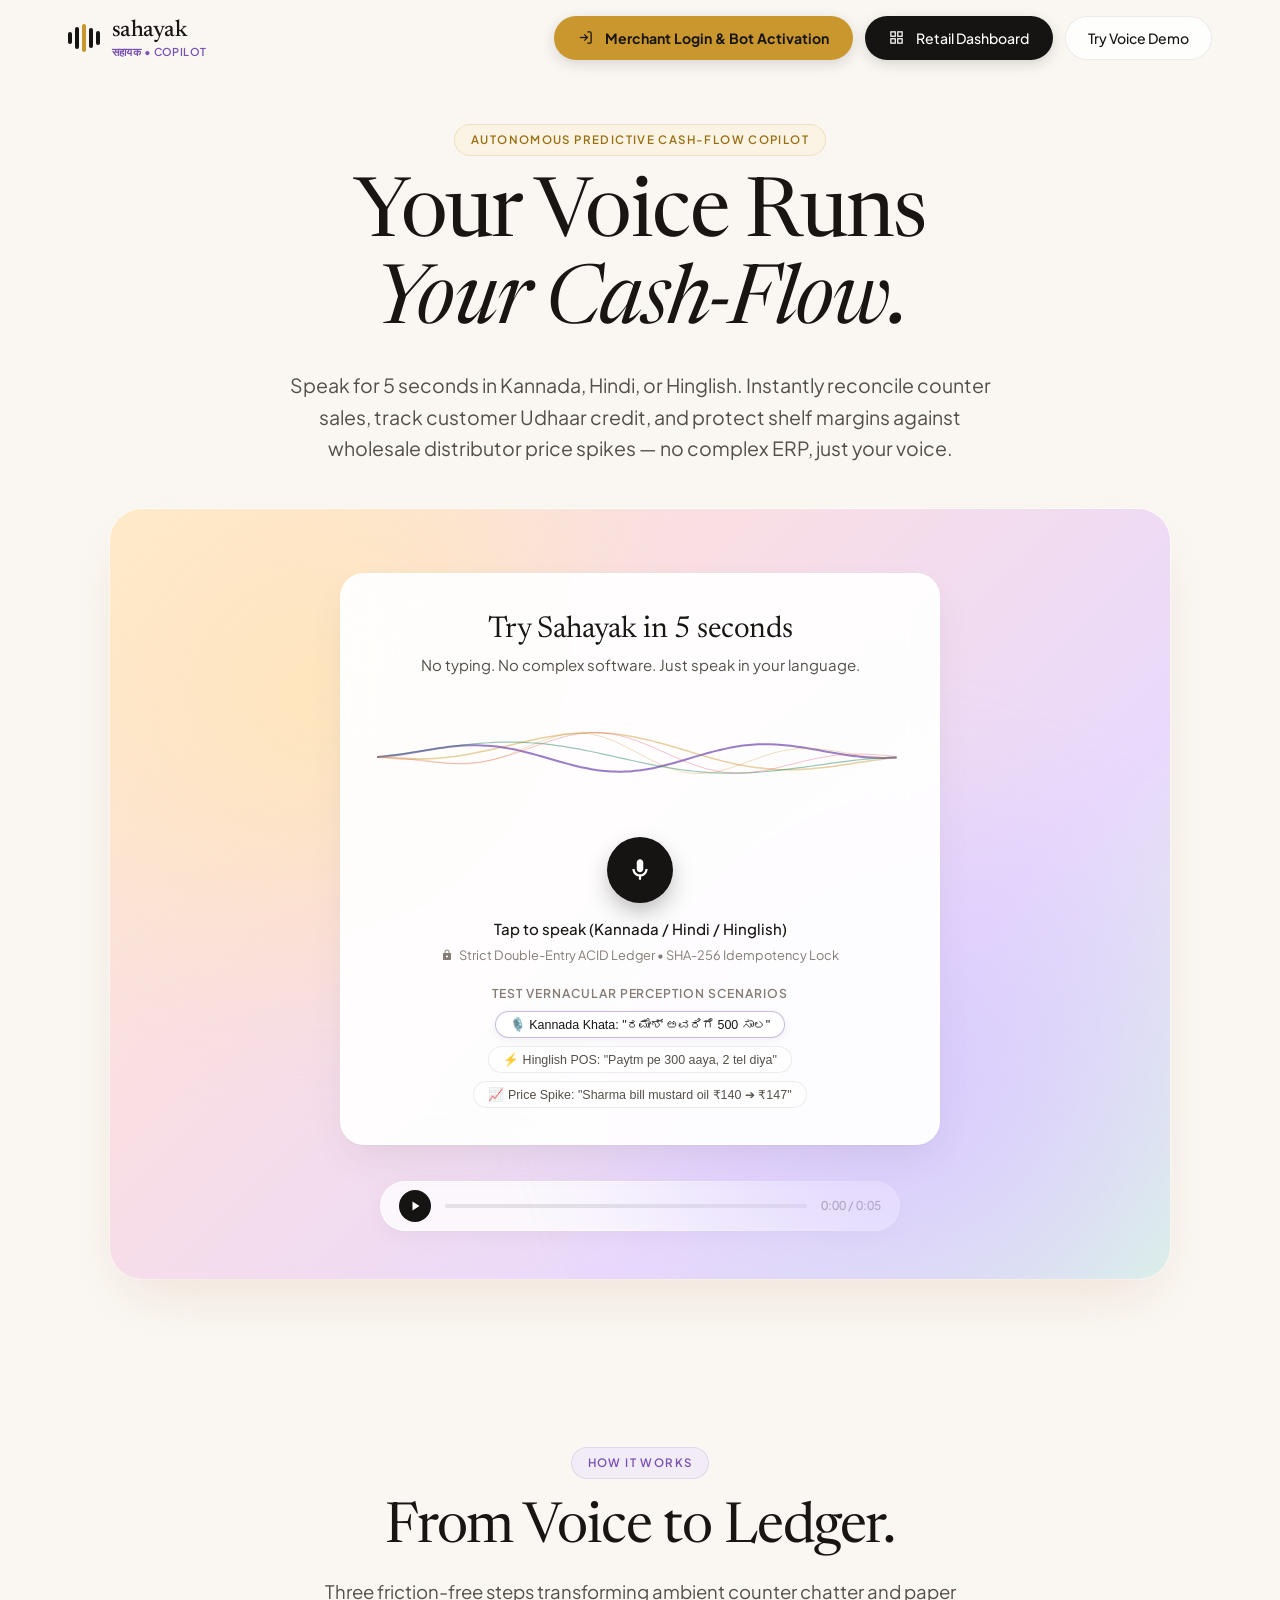
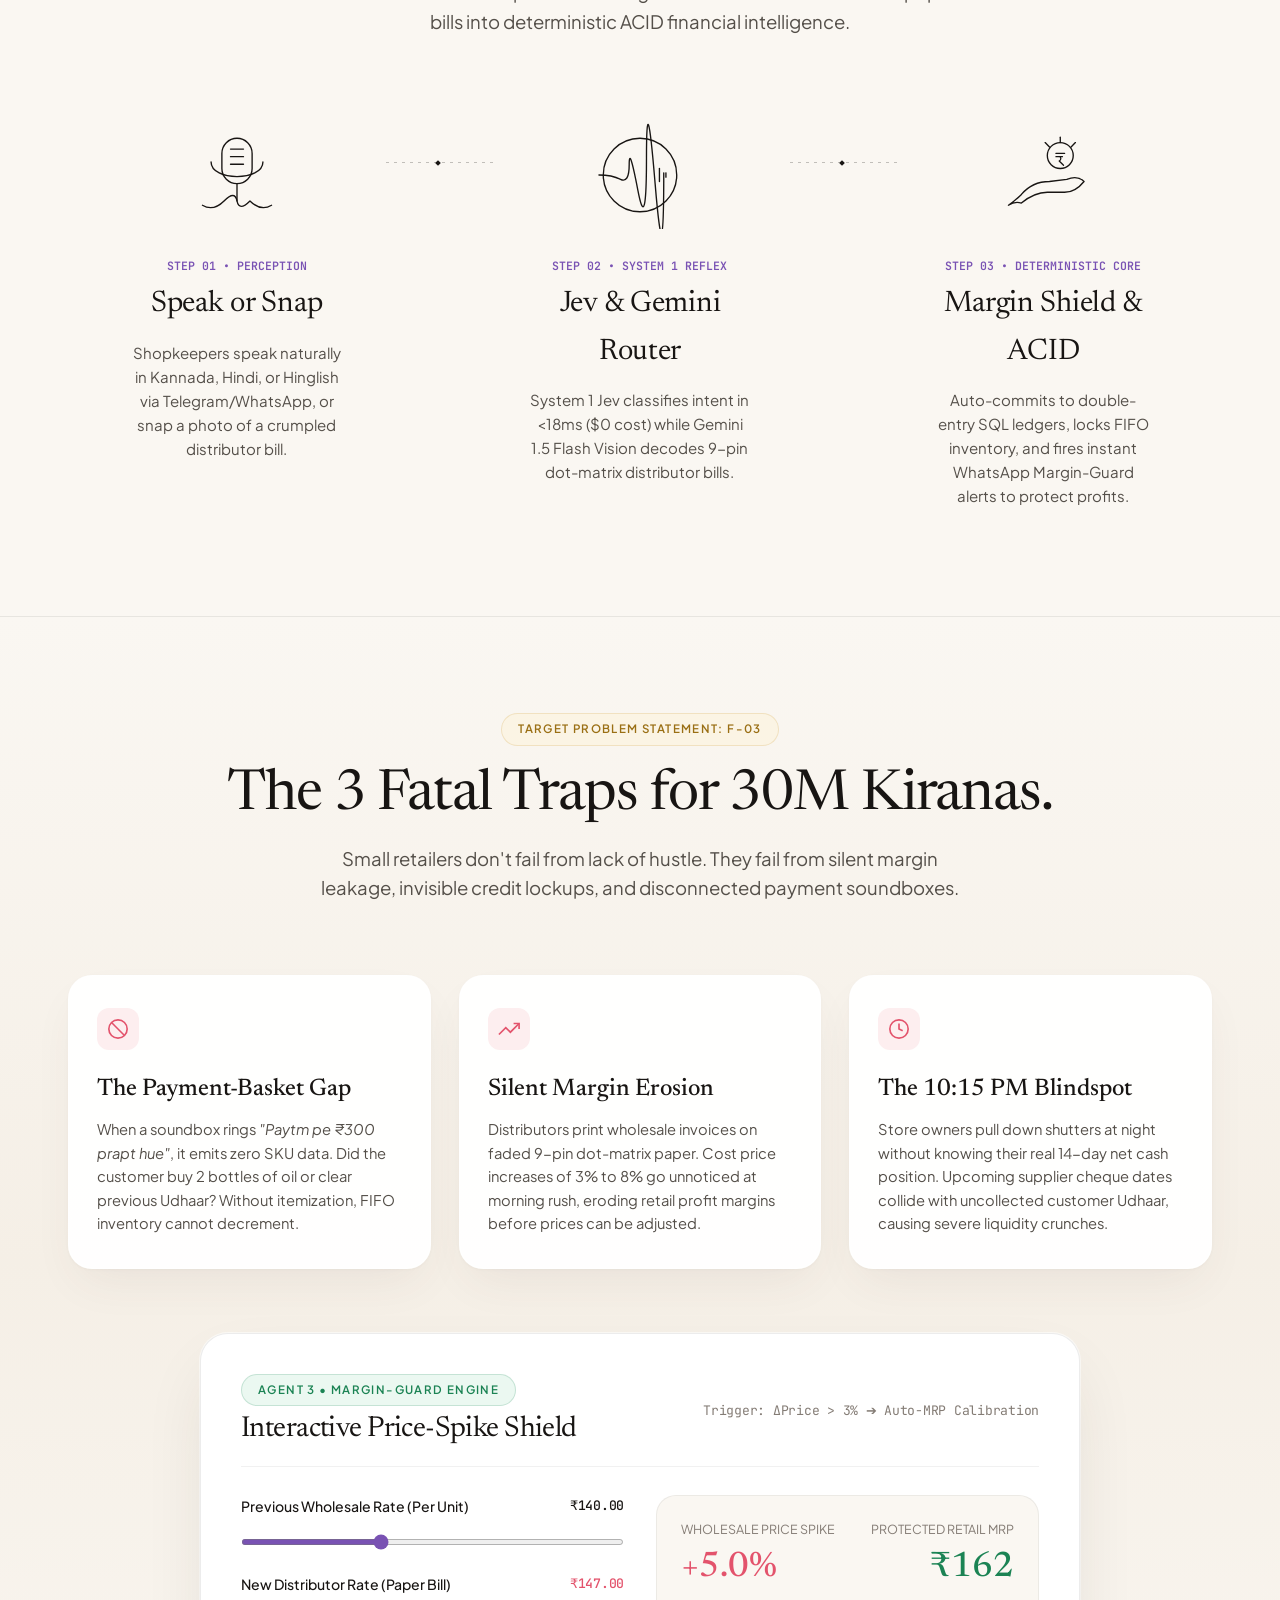
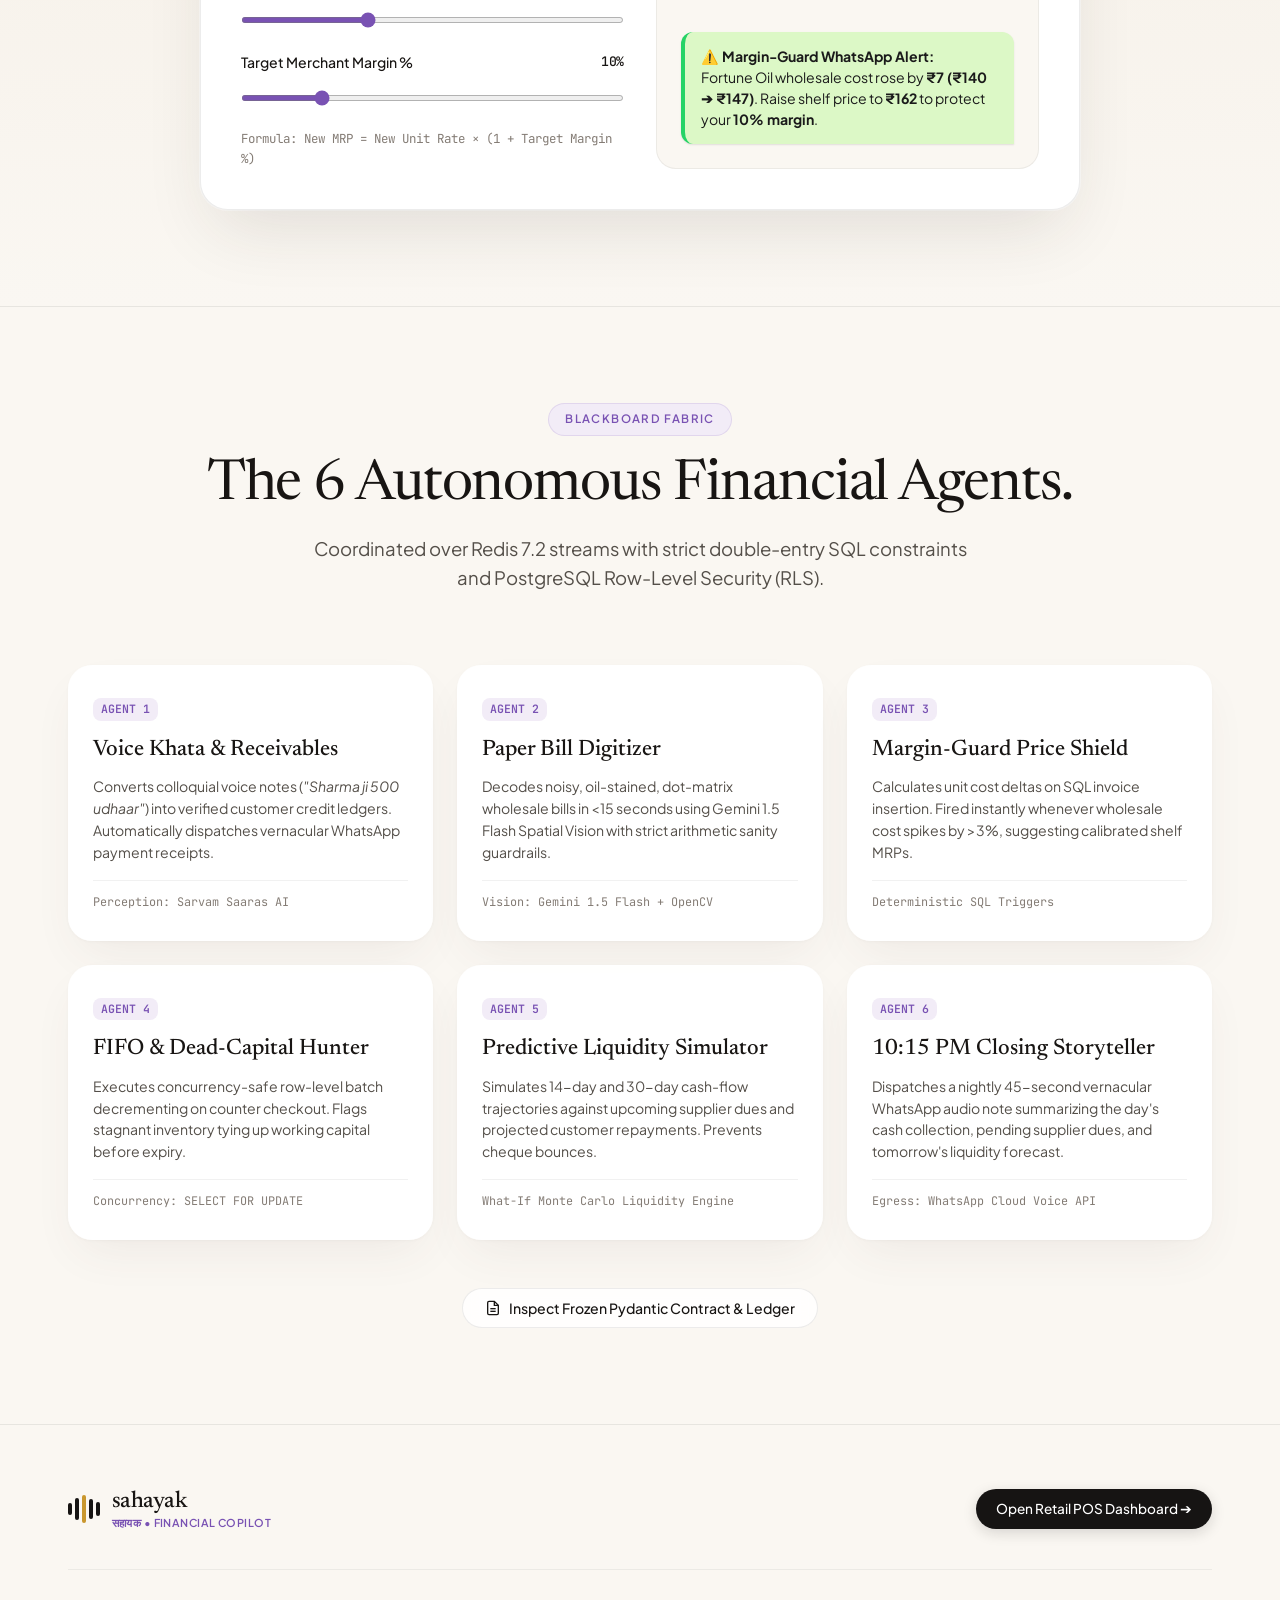
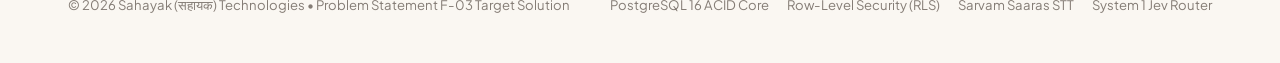
<file: frontend/index.html>
<!DOCTYPE html>
<html lang="en">
<head>
  <meta charset="UTF-8">
  <meta name="viewport" content="width=device-width, initial-scale=1.0">
  <title>Sahayak (सहायक) — Autonomous Predictive Cash-Flow Copilot for 30 Million Indian Retailers</title>
  <meta name="description" content="Autonomous Predictive Cash-Flow & Operational Copilot for 30 Million Indian Retailers. Problem Statement F-03: Voice Khata, Margin-Guard Price Shield, and Real-Time ACID Cash-Flow Intelligence.">
  <link rel="icon" href="data:image/svg+xml,<svg xmlns='http://www.w3.org/2000/svg' viewBox='0 0 24 24'><rect x='2' y='8' width='3' height='8' rx='1.5' fill='%23C9972E'/><rect x='7' y='4' width='3' height='16' rx='1.5' fill='%23181513'/><rect x='12' y='2' width='3' height='20' rx='1.5' fill='%23C9972E'/><rect x='17' y='6' width='3' height='12' rx='1.5' fill='%23181513'/><rect x='22' y='9' width='3' height='6' rx='1.5' fill='%231B8354'/></svg>">
  
  <!-- Design System & Styles -->
  <link rel="stylesheet" href="css/design-system.css">
  <link rel="stylesheet" href="css/style.css">

  <!-- Supabase OAuth Callback Auto-Forwarder -->
  <script>
    if (window.location.hash && (window.location.hash.includes('access_token=') || window.location.hash.includes('error='))) {
      window.location.replace('/login.html' + window.location.hash);
    } else if (window.location.search && (window.location.search.includes('code=') || window.location.search.includes('error='))) {
      window.location.replace('/login.html' + window.location.search);
    }
  </script>
</head>
<body>

  <!-- Sticky Main Site Header -->
  <header class="site-header">
    <div class="container header-inner">
      <!-- Brand Waveform Logo Mark -->
      <a href="#" class="brand-logo-wrap" aria-label="Sahayak Home">
        <div class="brand-waveform-icon" aria-hidden="true">
          <span class="waveform-bar"></span>
          <span class="waveform-bar"></span>
          <span class="waveform-bar"></span>
          <span class="waveform-bar"></span>
          <span class="waveform-bar"></span>
        </div>
        <div class="brand-title-box">
          <span class="brand-name">sahayak</span>
          <span class="brand-subtext">सहायक • COPILOT</span>
        </div>
      </a>


      <!-- Action Buttons -->
      <div class="header-actions">
        <a href="login.html" class="btn-pill-dark" id="navLoginBtn" style="background: var(--color-accent-gold); color: #181513; border: none; font-weight: 700;">
          <svg width="15" height="15" viewBox="0 0 24 24" fill="none" stroke="currentColor" stroke-width="2" style="margin-right: 4px; vertical-align: -2px;">
            <path d="M15 3h4a2 2 0 0 1 2 2v14a2 2 0 0 1-2 2h-4"></path>
            <polyline points="10 17 15 12 10 7"></polyline>
            <line x1="15" y1="12" x2="3" y2="12"></line>
          </svg>
          Merchant Login & Bot Activation
        </a>
        <a href="dashboard.html" class="btn-pill-dark" id="navDashboardBtn">
          <svg width="15" height="15" viewBox="0 0 24 24" fill="none" stroke="currentColor" stroke-width="2" style="margin-right: 4px; vertical-align: -2px;">
            <rect x="3" y="3" width="7" height="7"></rect>
            <rect x="14" y="3" width="7" height="7"></rect>
            <rect x="14" y="14" width="7" height="7"></rect>
            <rect x="3" y="14" width="7" height="7"></rect>
          </svg>
          Retail Dashboard
        </a>
        <a href="#demoCard" class="btn-pill-light">Try Voice Demo</a>
      </div>
    </div>
  </header>

  <main>
    <!-- ====================================================================
         HERO SECTION (Matching Screenshot 1 Layout with Financial Curation)
         ==================================================================== -->
    <section class="hero-section" id="hero">
      <div class="container">
        
        <div class="hero-pill-badge-wrap">
          <span class="badge-pill badge-pill-gold">AUTONOMOUS PREDICTIVE CASH-FLOW COPILOT</span>
        </div>

        <div class="hero-text-wrap">
          <h1 class="hero-title serif-headline">
            Your Voice Runs<br>
            <span class="serif-accent">Your Cash-Flow.</span>
          </h1>
          <p class="hero-description">
            Speak for 5 seconds in Kannada, Hindi, or Hinglish. Instantly reconcile counter sales, track customer Udhaar credit, and protect shelf margins against wholesale distributor price spikes — no complex ERP, just your voice.
          </p>
        </div>

        <!-- Ethereal Aurora Mesh Container (Warm Gold, Rose, Lilac & Mint) -->
        <div class="aurora-container-wrap">
          <div class="aurora-backdrop">
            
            <!-- Floating Frosted White Card -->
            <div class="floating-veya-card" id="demoCard">
              <h2 class="card-title serif-headline">Try Sahayak in 5 seconds</h2>
              <p class="card-subtitle">No typing. No complex software. Just speak in your language.</p>

              <!-- Dynamic Multi-Layer Sine Wave Canvas (Financial Harmonics) -->
              <div class="waveform-canvas-wrap">
                <canvas id="waveformCanvas" width="540" height="120"></canvas>
              </div>

              <!-- Center Interactive Microphone Button -->
              <div class="mic-button-wrap">
                <button type="button" id="mainMicBtn" class="mic-btn-main" aria-label="Tap to speak in vernacular language">
                  <svg viewBox="0 0 24 24">
                    <path d="M12 14c1.66 0 3-1.34 3-3V5c0-1.66-1.34-3-3-3S9 3.34 9 5v6c0 1.66 1.34 3 3 3z"/>
                    <path d="M17 11c0 2.76-2.24 5-5 5s-5-2.24-5-5H5c0 3.53 2.61 6.43 6 6.92V21h2v-3.08c3.39-.49 6-3.39 6-6.92h-2z"/>
                  </svg>
                </button>
                <div id="micLabelAction" class="mic-label-action">Tap to speak (Kannada / Hindi / Hinglish)</div>
                <div class="mic-security-note">
                  <svg viewBox="0 0 24 24">
                    <path d="M18 8h-1V6c0-2.76-2.24-5-5-5S7 3.24 7 6v2H6c-1.1 0-2 .9-2 2v10c0 1.1.9 2 2 2h12c1.1 0 2-.9 2-2V10c0-1.1-.9-2-2-2zm-6 9c-1.1 0-2-.9-2-2s.9-2 2-2 2 .9 2 2-.9 2-2 2zm3.1-9H8.9V6c0-1.71 1.39-3.1 3.1-3.1 1.71 0 3.1 1.39 3.1 3.1v2z"/>
                  </svg>
                  <span>Strict Double-Entry ACID Ledger • SHA-256 Idempotency Lock</span>
                </div>
              </div>

              <!-- Retail Vernacular Voice Note Presets -->
              <div class="sample-selector-wrap" id="voice-khata">
                <div class="sample-selector-label">Test Vernacular Perception Scenarios</div>
                <div class="sample-selector-bar">
                  <button type="button" class="sample-pill-btn active" data-profile="kannada_khata">
                    🎙️ Kannada Khata: "ರಮೇಶ್ ಅವರಿಗೆ 500 ಸಾಲ"
                  </button>
                  <button type="button" class="sample-pill-btn" data-profile="hinglish_pos">
                    ⚡ Hinglish POS: "Paytm pe 300 aaya, 2 tel diya"
                  </button>
                  <button type="button" class="sample-pill-btn" data-profile="distributor_spike">
                    📈 Price Spike: "Sharma bill mustard oil ₹140 ➔ ₹147"
                  </button>
                </div>
              </div>

            </div>

            <!-- Sleek Bottom Audio Player Scrubber Bar -->
            <div class="bottom-player-bar" aria-label="Audio sample playback">
              <button type="button" id="playerPlayBtn" class="player-play-btn" aria-label="Play sample audio note">
                <svg viewBox="0 0 24 24">
                  <polygon points="5,3 19,12 5,21"></polygon>
                </svg>
              </button>
              <div class="player-track-wrap" title="Click to seek">
                <div id="playerProgressFill" class="player-progress-fill"></div>
              </div>
              <div id="playerTimeBadge" class="player-time-badge">0:00 / 0:05</div>
            </div>

          </div>
        </div>

      </div>
    </section>

    <!-- ====================================================================
         HOW IT WORKS SECTION (Matching Screenshot 2 Layout with Financial Content)
         ==================================================================== -->
    <section class="how-it-works-section" id="how-it-works">
      <div class="container">
        <!-- Section Badge -->
        <div class="section-badge-wrap">
          <span class="badge-pill">HOW IT WORKS</span>
        </div>

        <!-- Headline & Subtitle -->
        <h2 class="section-title serif-headline">From Voice to Ledger.</h2>
        <p class="section-subtitle">
          Three friction-free steps transforming ambient counter chatter and paper bills into deterministic ACID financial intelligence.
        </p>

        <!-- 3-Step Horizontal Timeline Grid with Custom Financial Line-Art SVGs -->
        <div class="steps-timeline-grid">
          
          <!-- Step 1: Perception -->
          <article class="step-card">
            <div class="step-icon-container" aria-hidden="true">
              <!-- Minimalist Line Art Microphone with Bill Photo Outline -->
              <svg viewBox="0 0 100 100">
                <!-- Outer mic capsule -->
                <rect x="36" y="16" width="28" height="42" rx="14" />
                <!-- Grille lines -->
                <line x1="44" y1="26" x2="56" y2="26" />
                <line x1="44" y1="33" x2="56" y2="33" />
                <line x1="44" y1="40" x2="56" y2="40" />
                <!-- Cradle arc -->
                <path d="M26 38 C 26 56, 74 56, 74 38" />
                <!-- Stand stem -->
                <line x1="50" y1="58" x2="50" y2="74" />
                <!-- Ambient counter voice sound loop -->
                <path d="M18 78 Q 28 84 38 74 T 50 74 T 62 74 Q 72 84 82 78" />
              </svg>
            </div>
            <span class="step-badge">STEP 01 • PERCEPTION</span>
            <h3 class="step-title">Speak or Snap</h3>
            <p class="step-description">
              Shopkeepers speak naturally in Kannada, Hindi, or Hinglish via Telegram/WhatsApp, or snap a photo of a crumpled distributor bill.
            </p>
          </article>

          <!-- Connector 1 -->
          <div class="step-connector" aria-hidden="true">
            <div class="connector-line"></div>
          </div>

          <!-- Step 2: System 1 Reflex -->
          <article class="step-card">
            <div class="step-icon-container" aria-hidden="true">
              <!-- Minimalist Line Art Circular Waveform Signature with Router Nodes -->
              <svg viewBox="0 0 100 100">
                <circle cx="50" cy="50" r="34" />
                <!-- Intent frequency wave -->
                <path d="M12 50 Q 24 50 32 54 T 40 40 T 48 64 T 56 34 T 64 58 T 72 48" />
                <!-- Sub-LLM <18ms classifier ticks -->
                <line x1="68" y1="44" x2="68" y2="56" />
                <line x1="74" y1="48" x2="74" y2="52" />
              </svg>
            </div>
            <span class="step-badge">STEP 02 • SYSTEM 1 REFLEX</span>
            <h3 class="step-title">Jev & Gemini Router</h3>
            <p class="step-description">
              System 1 Jev classifies intent in &lt;18ms ($0 cost) while Gemini 1.5 Flash Vision decodes 9-pin dot-matrix distributor bills.
            </p>
          </article>

          <!-- Connector 2 -->
          <div class="step-connector" aria-hidden="true">
            <div class="connector-line"></div>
          </div>

          <!-- Step 3: Margin Shield & Ledger Action -->
          <article class="step-card">
            <div class="step-icon-container" aria-hidden="true">
              <!-- Minimalist Line Art Hand Cradling Rupee Shield -->
              <svg viewBox="0 0 100 100">
                <!-- Radiant security rays -->
                <line x1="66" y1="20" x2="66" y2="15" />
                <line x1="56" y1="24" x2="52" y2="20" />
                <line x1="76" y1="24" x2="80" y2="20" />
                <!-- Rupee check shield -->
                <circle cx="66" cy="32" r="12" />
                <!-- Rupee symbol check -->
                <path d="M62 30 H 70 M 62 33 H 68 M 65 33 C 67 33 67 36 65 37 L 69 41" stroke-width="1.2" />
                <!-- Elegant hand cradle -->
                <path d="M18 78 Q 24 74 30 76 Q 42 66 54 66 L 70 66 Q 80 66 88 56 Q 82 50 72 54 L 56 56 Q 40 56 30 68 Q 24 74 18 78" />
              </svg>
            </div>
            <span class="step-badge">STEP 03 • DETERMINISTIC CORE</span>
            <h3 class="step-title">Margin Shield & ACID</h3>
            <p class="step-description">
              Auto-commits to double-entry SQL ledgers, locks FIFO inventory, and fires instant WhatsApp Margin-Guard alerts to protect profits.
            </p>
          </article>

        </div>
      </div>
    </section>

    <!-- ====================================================================
         PROBLEM STATEMENT F-03 & INTERACTIVE MARGIN-GUARD SIMULATOR
         ==================================================================== -->
    <section class="problem-solution-section" id="problem">
      <div class="container">
        
        <div style="text-align: center;">
          <div class="section-badge-wrap">
            <span class="badge-pill badge-pill-gold">TARGET PROBLEM STATEMENT: F-03</span>
          </div>
          <h2 class="section-title serif-headline">The 3 Fatal Traps for 30M Kiranas.</h2>
          <p class="section-subtitle">
            Small retailers don't fail from lack of hustle. They fail from silent margin leakage, invisible credit lockups, and disconnected payment soundboxes.
          </p>
        </div>

        <!-- 3 Problem Cards -->
        <div class="problem-cards-grid">
          
          <div class="problem-card">
            <div class="problem-card-icon">
              <svg viewBox="0 0 24 24">
                <circle cx="12" cy="12" r="10"></circle>
                <line x1="4.93" y1="4.93" x2="19.07" y2="19.07"></line>
              </svg>
            </div>
            <h3 class="problem-card-title">The Payment-Basket Gap</h3>
            <p class="problem-card-desc">
              When a soundbox rings <em>"Paytm pe ₹300 prapt hue"</em>, it emits zero SKU data. Did the customer buy 2 bottles of oil or clear previous Udhaar? Without itemization, FIFO inventory cannot decrement.
            </p>
          </div>

          <div class="problem-card">
            <div class="problem-card-icon">
              <svg viewBox="0 0 24 24">
                <polyline points="23 6 13.5 15.5 8.5 10.5 1 18"></polyline>
                <polyline points="17 6 23 6 23 12"></polyline>
              </svg>
            </div>
            <h3 class="problem-card-title">Silent Margin Erosion</h3>
            <p class="problem-card-desc">
              Distributors print wholesale invoices on faded 9-pin dot-matrix paper. Cost price increases of 3% to 8% go unnoticed at morning rush, eroding retail profit margins before prices can be adjusted.
            </p>
          </div>

          <div class="problem-card">
            <div class="problem-card-icon">
              <svg viewBox="0 0 24 24">
                <circle cx="12" cy="12" r="10"></circle>
                <polyline points="12 6 12 12 16 14"></polyline>
              </svg>
            </div>
            <h3 class="problem-card-title">The 10:15 PM Blindspot</h3>
            <p class="problem-card-desc">
              Store owners pull down shutters at night without knowing their real 14-day net cash position. Upcoming supplier cheque dates collide with uncollected customer Udhaar, causing severe liquidity crunches.
            </p>
          </div>

        </div>

        <!-- Interactive Margin-Guard Simulator -->
        <div class="margin-simulator-card" id="margin-guard">
          <div class="sim-header">
            <div>
              <span class="badge-pill badge-pill-emerald">AGENT 3 • MARGIN-GUARD ENGINE</span>
              <h3 class="serif-headline" style="font-size: 1.8rem; margin-top: 8px;">Interactive Price-Spike Shield</h3>
            </div>
            <div class="mono-tag" style="color: var(--color-text-muted);">
              Trigger: ΔPrice &gt; 3% ➔ Auto-MRP Calibration
            </div>
          </div>

          <div class="sim-controls-grid">
            <!-- Controls -->
            <div>
              <div class="slider-group">
                <div class="slider-label-row">
                  <span>Previous Wholesale Rate (Per Unit)</span>
                  <span id="valOldPrice" class="mono-tag">₹140.00</span>
                </div>
                <input type="range" id="simOldPrice" class="custom-range" min="50" max="300" step="1" value="140">
              </div>

              <div class="slider-group">
                <div class="slider-label-row">
                  <span>New Distributor Rate (Paper Bill)</span>
                  <span id="valNewPrice" class="mono-tag" style="color: #E3536C;">₹147.00</span>
                </div>
                <input type="range" id="simNewPrice" class="custom-range" min="50" max="350" step="1" value="147">
              </div>

              <div class="slider-group">
                <div class="slider-label-row">
                  <span>Target Merchant Margin %</span>
                  <span id="valTargetMargin" class="mono-tag">10%</span>
                </div>
                <input type="range" id="simTargetMargin" class="custom-range" min="5" max="30" step="1" value="10">
              </div>

              <div style="font-size: 0.78rem; color: var(--color-text-muted); font-family: var(--font-mono); margin-top: 14px;">
                Formula: New MRP = New Unit Rate × (1 + Target Margin %)
              </div>
            </div>

            <!-- Output Box with WhatsApp Preview -->
            <div class="sim-output-box">
              <div style="display: flex; justify-content: space-between; align-items: baseline; margin-bottom: 16px;">
                <div>
                  <div style="font-size: 0.78rem; color: var(--color-text-muted); text-transform: uppercase;">Wholesale Price Spike</div>
                  <div id="outDeltaPct" style="font-family: var(--font-serif); font-size: 2.2rem; font-weight: 500; color: #E3536C;">+5.0%</div>
                </div>
                <div style="text-align: right;">
                  <div style="font-size: 0.78rem; color: var(--color-text-muted); text-transform: uppercase;">Protected Retail MRP</div>
                  <div id="outNewMrp" style="font-family: var(--font-serif); font-size: 2.2rem; font-weight: 500; color: #1B8354;">₹162</div>
                </div>
              </div>

              <!-- WhatsApp Outbound Alert Bubble -->
              <div class="whatsapp-mock-bubble" id="simWhatsappAlert">
                <strong>⚠️ Margin-Guard WhatsApp Alert:</strong><br>
                Fortune Oil wholesale cost rose by <strong>₹7 (₹140 ➔ ₹147)</strong>. Raise shelf price to <strong>₹162</strong> to protect your <strong>10% margin</strong>.
              </div>
            </div>
          </div>
        </div>

      </div>
    </section>

    <!-- ====================================================================
         THE 6 AUTONOMOUS AGENTS ARCHITECTURE MATRIX
         ==================================================================== -->
    <section class="agents-section" id="agents">
      <div class="container">
        
        <div style="text-align: center;">
          <div class="section-badge-wrap">
            <span class="badge-pill">BLACKBOARD FABRIC</span>
          </div>
          <h2 class="section-title serif-headline">The 6 Autonomous Financial Agents.</h2>
          <p class="section-subtitle">
            Coordinated over Redis 7.2 streams with strict double-entry SQL constraints and PostgreSQL Row-Level Security (RLS).
          </p>
        </div>

        <div class="agents-grid">
          
          <div class="agent-card">
            <div>
              <span class="agent-number">AGENT 1</span>
              <h3 class="agent-title">Voice Khata & Receivables</h3>
              <p class="agent-desc">
                Converts colloquial voice notes (<em>"Sharma ji 500 udhaar"</em>) into verified customer credit ledgers. Automatically dispatches vernacular WhatsApp payment receipts.
              </p>
            </div>
            <div class="agent-footer">Perception: Sarvam Saaras AI</div>
          </div>

          <div class="agent-card">
            <div>
              <span class="agent-number">AGENT 2</span>
              <h3 class="agent-title">Paper Bill Digitizer</h3>
              <p class="agent-desc">
                Decodes noisy, oil-stained, dot-matrix wholesale bills in &lt;15 seconds using Gemini 1.5 Flash Spatial Vision with strict arithmetic sanity guardrails.
              </p>
            </div>
            <div class="agent-footer">Vision: Gemini 1.5 Flash + OpenCV</div>
          </div>

          <div class="agent-card">
            <div>
              <span class="agent-number">AGENT 3</span>
              <h3 class="agent-title">Margin-Guard Price Shield</h3>
              <p class="agent-desc">
                Calculates unit cost deltas on SQL invoice insertion. Fired instantly whenever wholesale cost spikes by &gt;3%, suggesting calibrated shelf MRPs.
              </p>
            </div>
            <div class="agent-footer">Deterministic SQL Triggers</div>
          </div>

          <div class="agent-card">
            <div>
              <span class="agent-number">AGENT 4</span>
              <h3 class="agent-title">FIFO & Dead-Capital Hunter</h3>
              <p class="agent-desc">
                Executes concurrency-safe row-level batch decrementing on counter checkout. Flags stagnant inventory tying up working capital before expiry.
              </p>
            </div>
            <div class="agent-footer">Concurrency: SELECT FOR UPDATE</div>
          </div>

          <div class="agent-card">
            <div>
              <span class="agent-number">AGENT 5</span>
              <h3 class="agent-title">Predictive Liquidity Simulator</h3>
              <p class="agent-desc">
                Simulates 14-day and 30-day cash-flow trajectories against upcoming supplier dues and projected customer repayments. Prevents cheque bounces.
              </p>
            </div>
            <div class="agent-footer">What-If Monte Carlo Liquidity Engine</div>
          </div>

          <div class="agent-card">
            <div>
              <span class="agent-number">AGENT 6</span>
              <h3 class="agent-title">10:15 PM Closing Storyteller</h3>
              <p class="agent-desc">
                Dispatches a nightly 45-second vernacular WhatsApp audio note summarizing the day's cash collection, pending supplier dues, and tomorrow's liquidity forecast.
              </p>
            </div>
            <div class="agent-footer">Egress: WhatsApp Cloud Voice API</div>
          </div>

        </div>

        <div style="text-align: center; margin-top: 48px;">
          <button type="button" id="previewContractBtn" class="btn-pill-light">
            <svg width="16" height="16" viewBox="0 0 24 24" fill="none" stroke="currentColor" stroke-width="2">
              <path d="M14 2H6a2 2 0 0 0-2 2v16a2 2 0 0 0 2 2h12a2 2 0 0 0 2-2V8z"></path>
              <polyline points="14 2 14 8 20 8"></polyline>
              <line x1="16" y1="13" x2="8" y2="13"></line>
              <line x1="16" y1="17" x2="8" y2="17"></line>
            </svg>
            <span>Inspect Frozen Pydantic Contract & Ledger</span>
          </button>
        </div>

      </div>
    </section>
  </main>

  <!-- ====================================================================
       REAL-TIME CONTRACT & LEDGER INSPECTOR MODAL
       ==================================================================== -->
  <div class="modal-backdrop" id="diagnosticModal" role="dialog" aria-modal="true" aria-labelledby="modalIntent">
    <div class="diagnostic-modal-card">
      <button type="button" id="modalCloseBtn" class="modal-close-btn" aria-label="Close modal">
        <svg width="18" height="18" viewBox="0 0 24 24" fill="none" stroke="currentColor" stroke-width="2">
          <line x1="18" y1="6" x2="6" y2="18"></line>
          <line x1="6" y1="6" x2="18" y2="18"></line>
        </svg>
      </button>

      <div class="modal-header">
        <span class="badge-pill">SYSTEM 1 JEV ROUTER & ACID CORE</span>
        <h2 id="modalIntent" class="serif-headline" style="font-size: 2rem; margin-top: 10px;">VOICE_KHATA</h2>
        <div id="modalTimestamp" class="mono-tag" style="color: var(--color-text-muted); font-size: 0.75rem; margin-top: 4px;">
          Processed in 12.4ms • SHA-256 Idempotency Lock OK • Session RLS Active
        </div>
      </div>

      <!-- Raw Voice Perception Box -->
      <div style="background: #FAF7F2; border-radius: 16px; padding: 16px 20px; margin-bottom: 20px; border: 1px solid rgba(24, 21, 19, 0.06);">
        <div style="font-size: 0.75rem; color: var(--color-text-muted); text-transform: uppercase; letter-spacing: 0.05em;">Vernacular Acoustic Input</div>
        <div id="modalRawSpeech" style="font-family: var(--font-serif); font-size: 1.35rem; color: var(--color-text-title); margin-top: 4px;">
          "ರಮೇಶ್ ಅವರಿಗೆ 500 ರೂಪಾಯಿ ಸಾಲ"
        </div>
        <div id="modalNormalizedText" style="font-size: 0.85rem; color: var(--color-accent-purple); font-weight: 500; margin-top: 4px;">
          Normalized: Ramesh credit rupees 500 (kn-IN)
        </div>
      </div>

      <!-- Execution Score Box -->
      <div class="score-hero-box" style="margin-bottom: 20px;">
        <div>
          <div style="font-size: 0.8rem; color: var(--color-text-muted); text-transform: uppercase;">Transaction Amount</div>
          <div id="modalMonetaryValue" class="score-number" style="font-size: 2.4rem;">₹500.00</div>
        </div>
        <div style="text-align: right;">
          <div id="modalStatusBadge" class="score-badge-status">
            <span style="display:inline-block; width:8px; height:8px; border-radius:50%; background: currentColor;"></span>
            <span id="modalStatusText">ACID Ledger Committed</span>
          </div>
          <div id="modalLatencyValue" class="mono-tag" style="margin-top: 6px; color: var(--color-text-muted);">12.4ms ($0.000)</div>
        </div>
      </div>

      <!-- Double-Entry SQL Entries -->
      <div style="margin-bottom: 20px;">
        <div style="font-size: 0.78rem; font-weight: 600; text-transform: uppercase; color: var(--color-text-title); margin-bottom: 8px;">
          Deterministic Double-Entry Ledger (ACID)
        </div>
        <div id="modalAcidEntries"></div>
      </div>

      <!-- Frozen Pydantic JSON Payload -->
      <div>
        <div style="font-size: 0.78rem; font-weight: 600; text-transform: uppercase; color: var(--color-text-title);">
          Frozen Interface Contract (`app/core/contracts.py`)
        </div>
        <pre class="contract-code-block" id="modalJsonPayload"></pre>
      </div>

      <!-- Outbound WhatsApp Confirmation -->
      <div class="recommendations-box">
        <div class="recommendations-title">Outbound WhatsApp Dispatch Preview</div>
        <p id="modalWhatsappPreview" class="recommendations-text" style="font-family: var(--font-sans);">
          ನಮಸ್ಕಾರ ರಮೇಶ್ ಅವರೆ, ನಿಮ್ಮ ಖಾತೆಗೆ ₹500 ಸಾಲ ದಾಖಲಾಗಿದೆ. ಇಂದಿನ ಒಟ್ಟು ಬಾಕಿ: ₹1,450.00. - ಶಾಪ್ ಮಾಲೀಕ
        </p>
      </div>

      <div style="margin-top: 24px; display: flex; gap: 12px; justify-content: flex-end;">
        <button type="button" class="btn-pill-light" onclick="window.print()">Export Audit Log</button>
        <button type="button" class="btn-pill-dark" onclick="document.getElementById('modalCloseBtn').click()">Done</button>
      </div>
    </div>
  </div>

  <!-- ====================================================================
       FOOTER
       ==================================================================== -->
  <footer class="site-footer">
    <div class="container">
      <div class="footer-top">
        <div class="brand-logo-wrap">
          <div class="brand-waveform-icon" aria-hidden="true">
            <span class="waveform-bar"></span>
            <span class="waveform-bar"></span>
            <span class="waveform-bar" style="background-color: var(--color-accent-gold);"></span>
            <span class="waveform-bar"></span>
            <span class="waveform-bar"></span>
          </div>
          <div class="brand-title-box">
            <span class="brand-name">sahayak</span>
            <span class="brand-subtext">सहायक • FINANCIAL COPILOT</span>
          </div>
        </div>

        <div>
          <a href="dashboard.html" class="btn-pill-dark" style="font-size: 0.85rem; padding: 9px 20px;">
            Open Retail POS Dashboard ➔
          </a>
        </div>
      </div>

      <div class="footer-bottom">
        <div>
          © 2026 Sahayak (सहायक) Technologies • Problem Statement F-03 Target Solution
        </div>
        <div style="display: flex; gap: 18px;">
          <span>PostgreSQL 16 ACID Core</span>
          <span>Row-Level Security (RLS)</span>
          <span>Sarvam Saaras STT</span>
          <span>System 1 Jev Router</span>
        </div>
      </div>
    </div>
  </footer>

  <!-- Scripts -->
  <script src="js/audio-visualizer.js"></script>
  <script src="js/biomarkers.js"></script>
  <script src="js/voice-recorder.js"></script>
  <script src="js/app.js"></script>
</body>
</html>
</file>
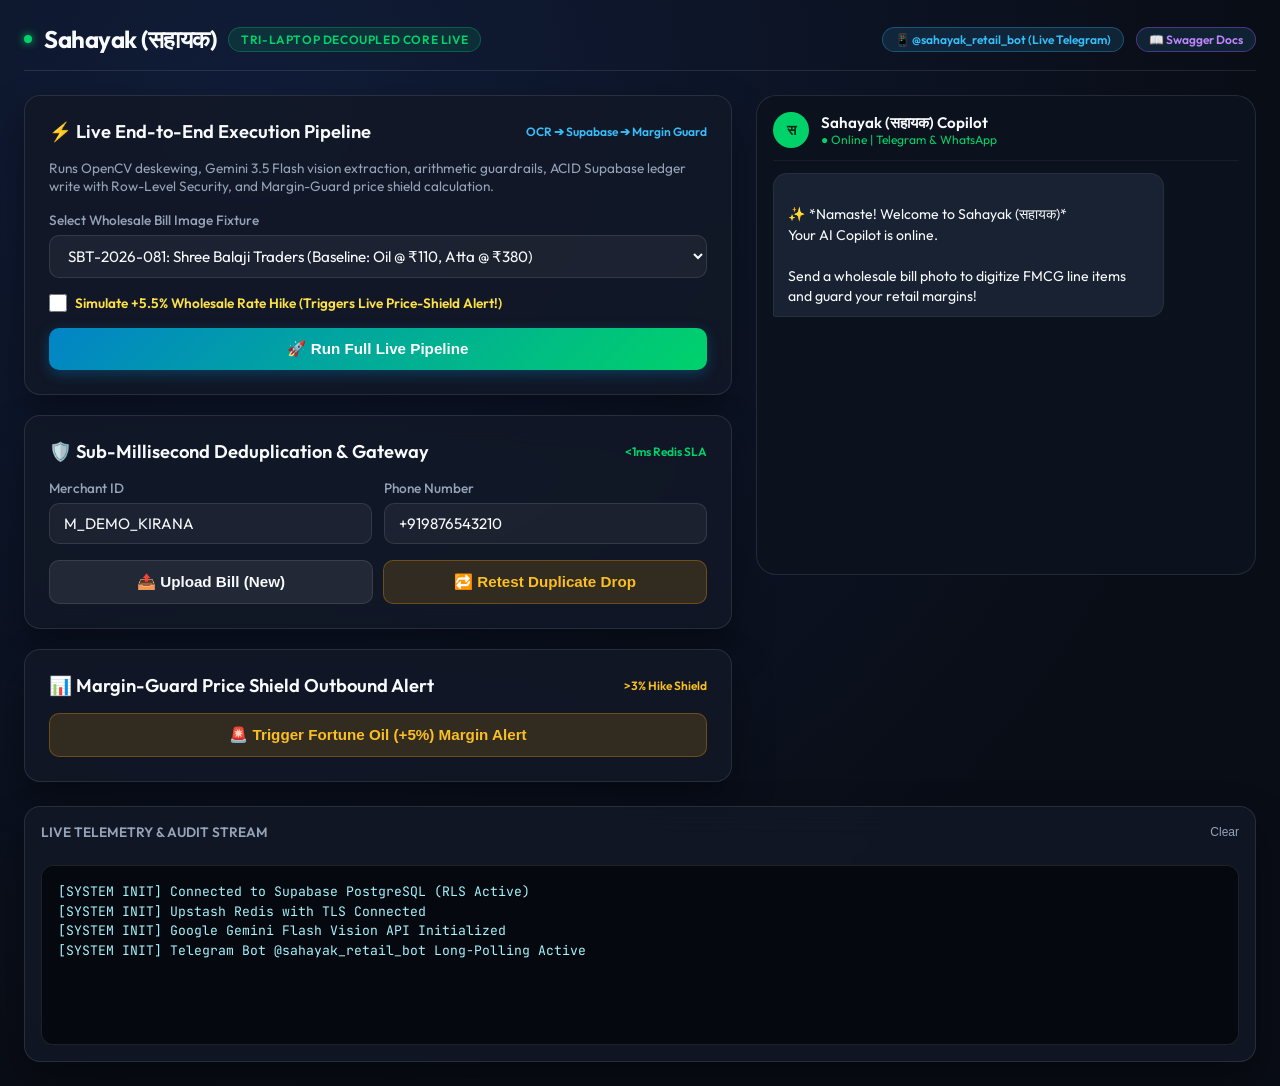
<file: simulator/index.html>
<!DOCTYPE html>
<html lang="en">
<head>
  <meta charset="UTF-8">
  <meta name="viewport" content="width=device-width, initial-scale=1.0">
  <title>Sahayak (सहायक) - End-to-End Interactive Small Business Copilot Simulator</title>
  <link rel="preconnect" href="https://fonts.googleapis.com">
  <link rel="preconnect" href="https://fonts.gstatic.com" crossorigin>
  <link href="https://fonts.googleapis.com/css2?family=Outfit:wght@300;400;500;600;700&family=JetBrains+Mono:wght@400;500;600&display=swap" rel="stylesheet">
  <style>
    :root {
      --bg: #090d16;
      --card-bg: rgba(18, 24, 38, 0.85);
      --card-border: rgba(255, 255, 255, 0.1);
      --primary: #00d26a;
      --primary-glow: rgba(0, 210, 106, 0.25);
      --accent: #38bdf8;
      --warning: #f59e0b;
      --danger: #ef4444;
      --purple: #a855f7;
      --text: #f8fafc;
      --text-muted: #94a3b8;
    }

    * { box-sizing: border-box; margin: 0; padding: 0; }

    body {
      background: radial-gradient(circle at 20% 10%, #101c38 0%, var(--bg) 70%);
      color: var(--text);
      font-family: 'Outfit', -apple-system, sans-serif;
      min-height: 100vh;
      display: flex;
      flex-direction: column;
      padding: 24px;
    }

    header {
      display: flex;
      align-items: center;
      justify-content: space-between;
      max-width: 1350px;
      margin: 0 auto 24px auto;
      width: 100%;
      border-bottom: 1px solid var(--card-border);
      padding-bottom: 16px;
    }

    .brand {
      display: flex;
      align-items: center;
      gap: 12px;
    }

    .brand h1 {
      font-size: 1.5rem;
      font-weight: 700;
      letter-spacing: -0.02em;
    }

    .badge {
      background: rgba(0, 210, 106, 0.12);
      color: var(--primary);
      border: 1px solid rgba(0, 210, 106, 0.3);
      padding: 4px 12px;
      border-radius: 999px;
      font-size: 0.75rem;
      font-weight: 600;
      text-transform: uppercase;
      letter-spacing: 0.05em;
    }

    .badge-tg {
      background: rgba(56, 189, 248, 0.12);
      color: var(--accent);
      border: 1px solid rgba(56, 189, 248, 0.3);
      padding: 4px 12px;
      border-radius: 999px;
      font-size: 0.75rem;
      font-weight: 600;
      text-decoration: none;
      display: inline-flex;
      align-items: center;
      gap: 6px;
      transition: all 0.2s;
    }
    .badge-tg:hover {
      background: rgba(56, 189, 248, 0.25);
    }

    .grid {
      display: grid;
      grid-template-columns: 1fr 1fr;
      gap: 24px;
      max-width: 1350px;
      margin: 0 auto;
      width: 100%;
    }

    @media (max-width: 960px) {
      .grid { grid-template-columns: 1fr; }
    }

    .card {
      background: var(--card-bg);
      backdrop-filter: blur(16px);
      border: 1px solid var(--card-border);
      border-radius: 16px;
      padding: 24px;
      box-shadow: 0 20px 40px rgba(0, 0, 0, 0.4);
      display: flex;
      flex-direction: column;
      gap: 16px;
    }

    .card-title {
      font-size: 1.15rem;
      font-weight: 600;
      display: flex;
      align-items: center;
      justify-content: space-between;
    }

    .form-group {
      display: flex;
      flex-direction: column;
      gap: 6px;
    }

    label {
      font-size: 0.85rem;
      font-weight: 500;
      color: var(--text-muted);
    }

    input, select {
      background: rgba(255, 255, 255, 0.05);
      border: 1px solid var(--card-border);
      color: var(--text);
      padding: 10px 14px;
      border-radius: 10px;
      font-family: inherit;
      font-size: 0.95rem;
      outline: none;
      transition: border-color 0.2s, background 0.2s;
    }

    input:focus, select:focus {
      border-color: var(--primary);
      background: rgba(255, 255, 255, 0.08);
    }

    .btn {
      background: var(--primary);
      color: #032b13;
      border: none;
      padding: 12px 18px;
      border-radius: 10px;
      font-weight: 600;
      font-size: 0.95rem;
      cursor: pointer;
      display: flex;
      align-items: center;
      justify-content: center;
      gap: 8px;
      transition: all 0.2s;
      box-shadow: 0 4px 14px var(--primary-glow);
    }

    .btn:hover {
      filter: brightness(1.1);
      transform: translateY(-1px);
    }

    .btn-secondary {
      background: rgba(255, 255, 255, 0.08);
      color: var(--text);
      box-shadow: none;
      border: 1px solid var(--card-border);
    }

    .btn-secondary:hover {
      background: rgba(255, 255, 255, 0.12);
    }

    .btn-accent {
      background: linear-gradient(135deg, #0284c7 0%, #00d26a 100%);
      color: #ffffff;
      box-shadow: 0 4px 14px rgba(2, 132, 199, 0.35);
    }

    .btn-warning {
      background: rgba(245, 158, 11, 0.15);
      color: #fbbf24;
      border: 1px solid rgba(245, 158, 11, 0.3);
      box-shadow: none;
    }

    .btn-warning:hover {
      background: rgba(245, 158, 11, 0.25);
    }

    /* Chat phone mock */
    .phone-mock {
      background: #0b121e;
      border: 1px solid var(--card-border);
      border-radius: 20px;
      padding: 16px;
      display: flex;
      flex-direction: column;
      height: 480px;
      position: relative;
    }

    .phone-header {
      display: flex;
      align-items: center;
      gap: 12px;
      padding-bottom: 12px;
      border-bottom: 1px solid rgba(255, 255, 255, 0.05);
      margin-bottom: 12px;
    }

    .avatar {
      width: 36px;
      height: 36px;
      background: var(--primary);
      border-radius: 50%;
      display: flex;
      align-items: center;
      justify-content: center;
      font-weight: 700;
      color: #032b13;
      font-size: 0.9rem;
    }

    .chat-area {
      flex: 1;
      overflow-y: auto;
      display: flex;
      flex-direction: column;
      gap: 12px;
      padding-right: 6px;
    }

    .chat-area::-webkit-scrollbar {
      width: 4px;
    }
    .chat-area::-webkit-scrollbar-thumb {
      background: rgba(255, 255, 255, 0.15);
      border-radius: 4px;
    }

    .bubble {
      max-width: 85%;
      padding: 10px 14px;
      border-radius: 14px;
      font-size: 0.88rem;
      line-height: 1.45;
      word-wrap: break-word;
      white-space: pre-line;
    }

    .bubble.inbound {
      background: #182232;
      align-self: flex-start;
      border-bottom-left-radius: 2px;
      border: 1px solid rgba(255, 255, 255, 0.06);
    }

    .bubble.outbound {
      background: #005c4b;
      color: #e9edef;
      align-self: flex-end;
      border-bottom-right-radius: 2px;
    }

    .bubble.alert {
      background: rgba(239, 68, 68, 0.15);
      border: 1px solid rgba(239, 68, 68, 0.35);
      color: #fca5a5;
    }

    /* Results Table */
    .table-container {
      margin-top: 12px;
      border: 1px solid var(--card-border);
      border-radius: 10px;
      overflow: hidden;
      background: rgba(0, 0, 0, 0.2);
    }

    table {
      width: 100%;
      border-collapse: collapse;
      font-size: 0.82rem;
      text-align: left;
    }

    th {
      background: rgba(255, 255, 255, 0.04);
      padding: 8px 12px;
      color: var(--text-muted);
      font-weight: 600;
      border-bottom: 1px solid var(--card-border);
    }

    td {
      padding: 8px 12px;
      border-bottom: 1px solid rgba(255, 255, 255, 0.04);
    }

    /* Console terminal */
    .console-card {
      max-width: 1350px;
      margin: 24px auto 0 auto;
      width: 100%;
    }

    .terminal {
      background: #05080f;
      border: 1px solid var(--card-border);
      border-radius: 12px;
      padding: 16px;
      font-family: 'JetBrains Mono', monospace;
      font-size: 0.82rem;
      color: #a5f3fc;
      height: 180px;
      overflow-y: auto;
      white-space: pre-wrap;
      line-height: 1.5;
    }

    .status-dot {
      width: 8px;
      height: 8px;
      border-radius: 50%;
      background: var(--primary);
      display: inline-block;
      box-shadow: 0 0 8px var(--primary);
      animation: pulse 2s infinite;
    }

    @keyframes pulse {
      0%, 100% { opacity: 1; transform: scale(1); }
      50% { opacity: 0.4; transform: scale(0.9); }
    }
  </style>
</head>
<body>

  <header>
    <div class="brand">
      <div class="status-dot"></div>
      <h1>Sahayak (सहायक)</h1>
      <span class="badge">Tri-Laptop Decoupled Core Live</span>
    </div>
    <div style="display: flex; gap: 12px; align-items: center;">
      <a href="https://t.me/sahayak_retail_bot" target="_blank" class="badge-tg">
        📱 @sahayak_retail_bot (Live Telegram)
      </a>
      <a href="/docs" target="_blank" class="badge-tg" style="border-color: rgba(168, 85, 247, 0.4); color: #c084fc;">
        📖 Swagger Docs
      </a>
    </div>
  </header>

  <div class="grid">
    <!-- LEFT COLUMN: CONTROLS & TEST ACTIONS -->
    <div style="display: flex; flex-direction: column; gap: 20px;">
      
      <!-- CARD 1: LIVE END-TO-END PIPELINE -->
      <div class="card">
        <div class="card-title">
          <span>⚡ Live End-to-End Execution Pipeline</span>
          <span style="font-size: 0.75rem; color: var(--accent);">OCR ➔ Supabase ➔ Margin Guard</span>
        </div>
        <p style="font-size: 0.85rem; color: var(--text-muted);">
          Runs OpenCV deskewing, Gemini 3.5 Flash vision extraction, arithmetic guardrails, ACID Supabase ledger write with Row-Level Security, and Margin-Guard price shield calculation.
        </p>

        <div class="form-group">
          <label>Select Wholesale Bill Image Fixture</label>
          <select id="directBillSelect">
            <option value="sample_bill_SBT_2026_081.jpg">SBT-2026-081: Shree Balaji Traders (Baseline: Oil @ ₹110, Atta @ ₹380)</option>
            <option value="sample_bill_SBT_2026_082_hike.jpg">SBT-2026-082 (Rate Spike): Shree Balaji Traders (Oil @ ₹190 [+72.7%], Atta @ ₹400 [+5.3%])</option>
            <option value="sample_bill_SBT_2026_082_skewed.jpg">SBT-2026-082 (Skewed): Faint Dot-Matrix Dot Ribbon Bill</option>
          </select>
        </div>

        <div style="display: flex; align-items: center; gap: 8px;">
          <input type="checkbox" id="hikeSimCheck" style="width: 18px; height: 18px; cursor: pointer;">
          <label for="hikeSimCheck" style="cursor: pointer; color: #fde047; font-weight: 600;">
            Simulate +5.5% Wholesale Rate Hike (Triggers Live Price-Shield Alert!)
          </label>
        </div>

        <button class="btn btn-accent" id="btnRunPipeline" onclick="runLivePipeline()">
          <span>🚀 Run Full Live Pipeline</span>
        </button>

        <div id="pipelineResults" style="display: none;">
          <div style="display: flex; justify-content: space-between; align-items: center; margin-top: 10px;">
            <span style="font-size: 0.85rem; color: var(--primary); font-weight: 600;" id="pipelineStatusText">Status: SUCCESS</span>
            <span style="font-size: 0.78rem; color: var(--text-muted);" id="pipelineLatencyText">Latency: 0ms</span>
          </div>
          <div class="table-container">
            <table>
              <thead>
                <tr>
                  <th>FMCG Item</th>
                  <th>Qty</th>
                  <th>Wholesale</th>
                  <th>GST</th>
                  <th>Line Total</th>
                </tr>
              </thead>
              <tbody id="lineItemsTableBody"></tbody>
            </table>
          </div>
          <div style="font-size: 0.78rem; color: var(--text-muted); margin-top: 8px; word-break: break-all;" id="dbRecordId"></div>
        </div>
      </div>

      <!-- CARD 2: GATEWAY & DEDUPLICATION -->
      <div class="card">
        <div class="card-title">
          <span>🛡️ Sub-Millisecond Deduplication & Gateway</span>
          <span style="font-size: 0.75rem; color: var(--primary);">&lt;1ms Redis SLA</span>
        </div>

        <div style="display: grid; grid-template-columns: 1fr 1fr; gap: 12px;">
          <div class="form-group">
            <label>Merchant ID</label>
            <input type="text" id="merchantId" value="M_DEMO_KIRANA">
          </div>
          <div class="form-group">
            <label>Phone Number</label>
            <input type="text" id="senderPhone" value="+919876543210">
          </div>
        </div>

        <div style="display: flex; gap: 10px;">
          <button class="btn btn-secondary" style="flex: 1;" onclick="sendWebhookUpload()">
            📤 Upload Bill (New)
          </button>
          <button class="btn btn-warning" style="flex: 1;" onclick="simulateImmediateDuplicate()">
            🔁 Retest Duplicate Drop
          </button>
        </div>
      </div>

      <!-- CARD 3: MARGIN GUARD SIMULATION -->
      <div class="card">
        <div class="card-title">
          <span>📊 Margin-Guard Price Shield Outbound Alert</span>
          <span style="font-size: 0.75rem; color: #fbbf24;">&gt;3% Hike Shield</span>
        </div>

        <div style="display: flex; gap: 10px;">
          <button class="btn btn-warning" style="flex: 1;" onclick="testPriceShieldAlert()">
            🚨 Trigger Fortune Oil (+5%) Margin Alert
          </button>
        </div>
      </div>

    </div>

    <!-- RIGHT COLUMN: SIMULATED MOBILE CHAT -->
    <div>
      <div class="phone-mock">
        <div class="phone-header">
          <div class="avatar">स</div>
          <div>
            <div style="font-weight: 600; font-size: 0.95rem;">Sahayak (सहायक) Copilot</div>
            <div style="font-size: 0.75rem; color: var(--primary);">● Online | Telegram & WhatsApp</div>
          </div>
        </div>

        <div class="chat-area" id="chat">
          <div class="bubble inbound">
            ✨ *Namaste! Welcome to Sahayak (सहायक)*
            Your AI Copilot is online.
            
            Send a wholesale bill photo to digitize FMCG line items and guard your retail margins!
          </div>
        </div>
      </div>
    </div>
  </div>

  <!-- CONSOLE LOG -->
  <div class="console-card">
    <div class="card" style="padding: 16px;">
      <div style="display: flex; justify-content: space-between; align-items: center; margin-bottom: 8px;">
        <span style="font-weight: 600; font-size: 0.85rem; color: var(--text-muted);">LIVE TELEMETRY & AUDIT STREAM</span>
        <button style="background: none; border: none; color: var(--text-muted); cursor: pointer; font-size: 0.75rem;" onclick="clearLog()">Clear</button>
      </div>
      <div class="terminal" id="consoleLog">[SYSTEM INIT] Connected to Supabase PostgreSQL (RLS Active)
[SYSTEM INIT] Upstash Redis with TLS Connected
[SYSTEM INIT] Google Gemini Flash Vision API Initialized
[SYSTEM INIT] Telegram Bot @sahayak_retail_bot Long-Polling Active</div>
    </div>
  </div>

  <script>
    let lastSentHash = null;

    function log(msg) {
      const box = document.getElementById('consoleLog');
      const time = new Date().toLocaleTimeString();
      box.textContent += `
[${time}] ${msg}`;
      box.scrollTop = box.scrollHeight;
    }

    function clearLog() {
      document.getElementById('consoleLog').textContent = '';
    }

    function addMessage(text, type = 'inbound') {
      const chat = document.getElementById('chat');
      const bubble = document.createElement('div');
      bubble.className = `bubble ${type}`;
      bubble.innerText = text;
      chat.appendChild(bubble);
      chat.scrollTop = chat.scrollHeight;
    }

    // 1. Run Live Full End-to-End Pipeline
    async function runLivePipeline() {
      const btn = document.getElementById('btnRunPipeline');
      const filename = document.getElementById('directBillSelect').value;
      const simulateHike = document.getElementById('hikeSimCheck').checked;
      const merchantId = document.getElementById('merchantId').value;
      const phone = document.getElementById('senderPhone').value;

      btn.disabled = true;
      btn.innerHTML = '<span>⏳ Processing via Gemini Vision & Supabase...</span>';
      log(`Triggering Live Pipeline for ${filename} (Hike Sim: ${simulateHike})...`);
      addMessage(`📸 [Uploaded Wholesale Bill Photo: ${filename}]`, 'outbound');

      try {
        const resp = await fetch('/api/simulator/process-bill', {
          method: 'POST',
          headers: { 'Content-Type': 'application/json' },
          body: JSON.stringify({
            merchant_id: merchantId,
            sender_phone: phone,
            bill_filename: filename,
            hike_simulation: simulateHike
          })
        });

        const data = await resp.json();
        btn.disabled = false;
        btn.innerHTML = '<span>🚀 Run Full Live Pipeline</span>';

        if (data.status === 'SUCCESS') {
          log(`✅ OCR & Ledger Write completed in ${data.latency_ms}ms! Invoice ID: ${data.invoice_id}`);
          document.getElementById('pipelineResults').style.display = 'block';
          document.getElementById('pipelineStatusText').textContent = `Status: Logged (${data.supplier_name})`;
          document.getElementById('pipelineLatencyText').textContent = `Latency: ${data.latency_ms}ms`;
          document.getElementById('dbRecordId').innerHTML = `🔒 <b>Supabase UUID:</b> ${data.invoice_id} | <b>Invoice #:</b> ${data.invoice_number} | <b>Grand Total:</b> ₹${data.grand_total}`;

          // Fill table
          const tbody = document.getElementById('lineItemsTableBody');
          tbody.innerHTML = '';
          data.line_items.forEach(item => {
            const tr = document.createElement('tr');
            tr.innerHTML = `
              <td><b>${item.item_name}</b></td>
              <td>${item.quantity} ${item.unit}</td>
              <td>₹${item.unit_wholesale_rate.toFixed(2)}</td>
              <td>${item.tax_rate_pct}%</td>
              <td>₹${item.line_total.toFixed(2)}</td>
            `;
            tbody.appendChild(tr);
          });

          // Conversational chat message
          let chatMsg = `✅ *Invoice ${data.invoice_number} Logged!*\n` +
            `🏢 Supplier: ${data.supplier_name}\n` +
            `💰 Grand Total: ₹${data.grand_total.toLocaleString('en-IN')}\n` +
            `📦 Items Extracted: ${data.line_items.length} FMCG items\n` +
            `🔒 Stored in Supabase PostgreSQL with RLS.`;
          addMessage(chatMsg, 'inbound');

          // Check margin alerts
          if (data.margin_alerts && data.margin_alerts.length > 0) {
            data.margin_alerts.forEach(alert => {
              log(`🚨 Margin-Guard Alert for ${alert.item_name}: Wholesale rate +${alert.percentage_hike}%!`);
              const suppStr = alert.supplier_name ? `🏢 *Distributor:* ${alert.supplier_name}\n` : '';
              const alertMsg = `🚨 *Sahayak Price-Shield Alert* 🚨\n` +
                suppStr +
                `Wholesale cost for *${alert.item_name}* rose from ₹${alert.old_wholesale_rate} to ₹${alert.new_wholesale_rate} (*+${alert.percentage_hike}%*).\n\n` +
                `📉 Projected Order Loss: ₹${alert.estimated_loss_if_unchanged}\n` +
                `🏷️ Previous MRP: ₹${alert.previous_mrp}\n` +
                `💡 *Suggested Shelf MRP:* ₹${alert.suggested_new_mrp} (Protects 10-12% gross margin)`;
              addMessage(alertMsg, 'bubble alert');
            });
          }
        } else {
          log(`Error: ${JSON.stringify(data)}`);
          addMessage(`⚠️ Failed: ${JSON.stringify(data)}`, 'inbound');
        }
      } catch (err) {
        btn.disabled = false;
        btn.innerHTML = '<span>🚀 Run Full Live Pipeline</span>';
        log(`Pipeline Exception: ${err.message}`);
        addMessage(`⚠️ Pipeline Exception: ${err.message}`, 'inbound');
      }
    }

    // 2. Gateway Deduplication Upload
    async function sendWebhookUpload(forcedHash = null) {
      const merchantId = document.getElementById('merchantId').value;
      const phone = document.getElementById('senderPhone').value;
      const filename = document.getElementById('directBillSelect').value;

      const mediaHash = forcedHash || `hash_${filename}_${Math.floor(Math.random() * 1000000)}`;
      lastSentHash = mediaHash;

      addMessage(`📤 [Inbound Gateway Upload: ${mediaHash.substring(0, 16)}...]`, 'outbound');
      log(`POST /webhook/whatsapp (SHA-256: ${mediaHash.substring(0, 16)}...)`);

      try {
        const resp = await fetch('/webhook/whatsapp', {
          method: 'POST',
          headers: { 'Content-Type': 'application/json' },
          body: JSON.stringify({
            merchant_id: merchantId,
            sender_phone: phone,
            whatsapp_message_id: "wam_" + Date.now(),
            media: {
              media_id: filename,
              mime_type: "image/jpeg",
              sha256: mediaHash,
              file_size: 78000
            },
            timestamp: Math.floor(Date.now() / 1000)
          })
        });

        const data = await resp.json();

        if (data.status === 'DUPLICATE_DROPPED') {
          log(`🛡️ DUPLICATE DROPPED in ${data.latency_ms}ms! (Key: ${data.cache_key})`);
          addMessage(`🛡️ *Duplicate Dropped (<1ms)*\nYou already uploaded this invoice earlier. Skipped redundant OCR processing.`, 'inbound');
        } else if (data.status === 'QUEUED') {
          log(`⚡ Ingestion QUEUED in ${data.latency_ms}ms -> Task: ${data.task}`);
          addMessage(`Bill received! Queued to Celery & Upstash Redis for asynchronous extraction.`, 'inbound');
        }
      } catch (err) {
        log(`Gateway Error: ${err.message}`);
      }
    }

    async function simulateImmediateDuplicate() {
      if (!lastSentHash) {
        await sendWebhookUpload();
      }
      log(`Simulating immediate duplicate with perceptual hash: ${lastSentHash}...`);
      await sendWebhookUpload(lastSentHash);
    }

    // 3. Margin Guard Alert
    async function testPriceShieldAlert() {
      const alertPayload = {
        merchant_id: document.getElementById('merchantId').value,
        merchant_phone: document.getElementById('senderPhone').value,
        item_name: "Fortune Sunflower Oil 1L",
        old_wholesale_rate: 110.0,
        new_wholesale_rate: 116.0,
        percentage_hike: 5.45,
        previous_mrp: 125.0,
        suggested_new_mrp: 132.0,
        estimated_loss_if_unchanged: 350.0
      };

      log(`POST /api/alerts/price-shield for ${alertPayload.item_name}...`);

      try {
        const resp = await fetch('/api/alerts/price-shield', {
          method: 'POST',
          headers: { 'Content-Type': 'application/json' },
          body: JSON.stringify(alertPayload)
        });
        const data = await resp.json();
        log(`Alert dispatched: ${JSON.stringify(data.dispatch_result)}`);

        const alertText = 
`🚨 *Sahayak Price-Shield Alert* 🚨
Wholesale cost for *${alertPayload.item_name}* rose from ₹${alertPayload.old_wholesale_rate} to ₹${alertPayload.new_wholesale_rate} (+${alertPayload.percentage_hike}%).

📉 Projected Profit Loss: ₹${alertPayload.estimated_loss_if_unchanged}/mo
🏷️ Previous MRP: ₹${alertPayload.previous_mrp}
💡 *Suggested Shelf MRP:* ₹${alertPayload.suggested_new_mrp} (Protects 10-12% gross margin)`;

        addMessage(alertText, 'bubble alert');
      } catch (err) {
        log(`Error sending alert: ${err.message}`);
      }
    }
  </script>
</body>
</html>
</file>
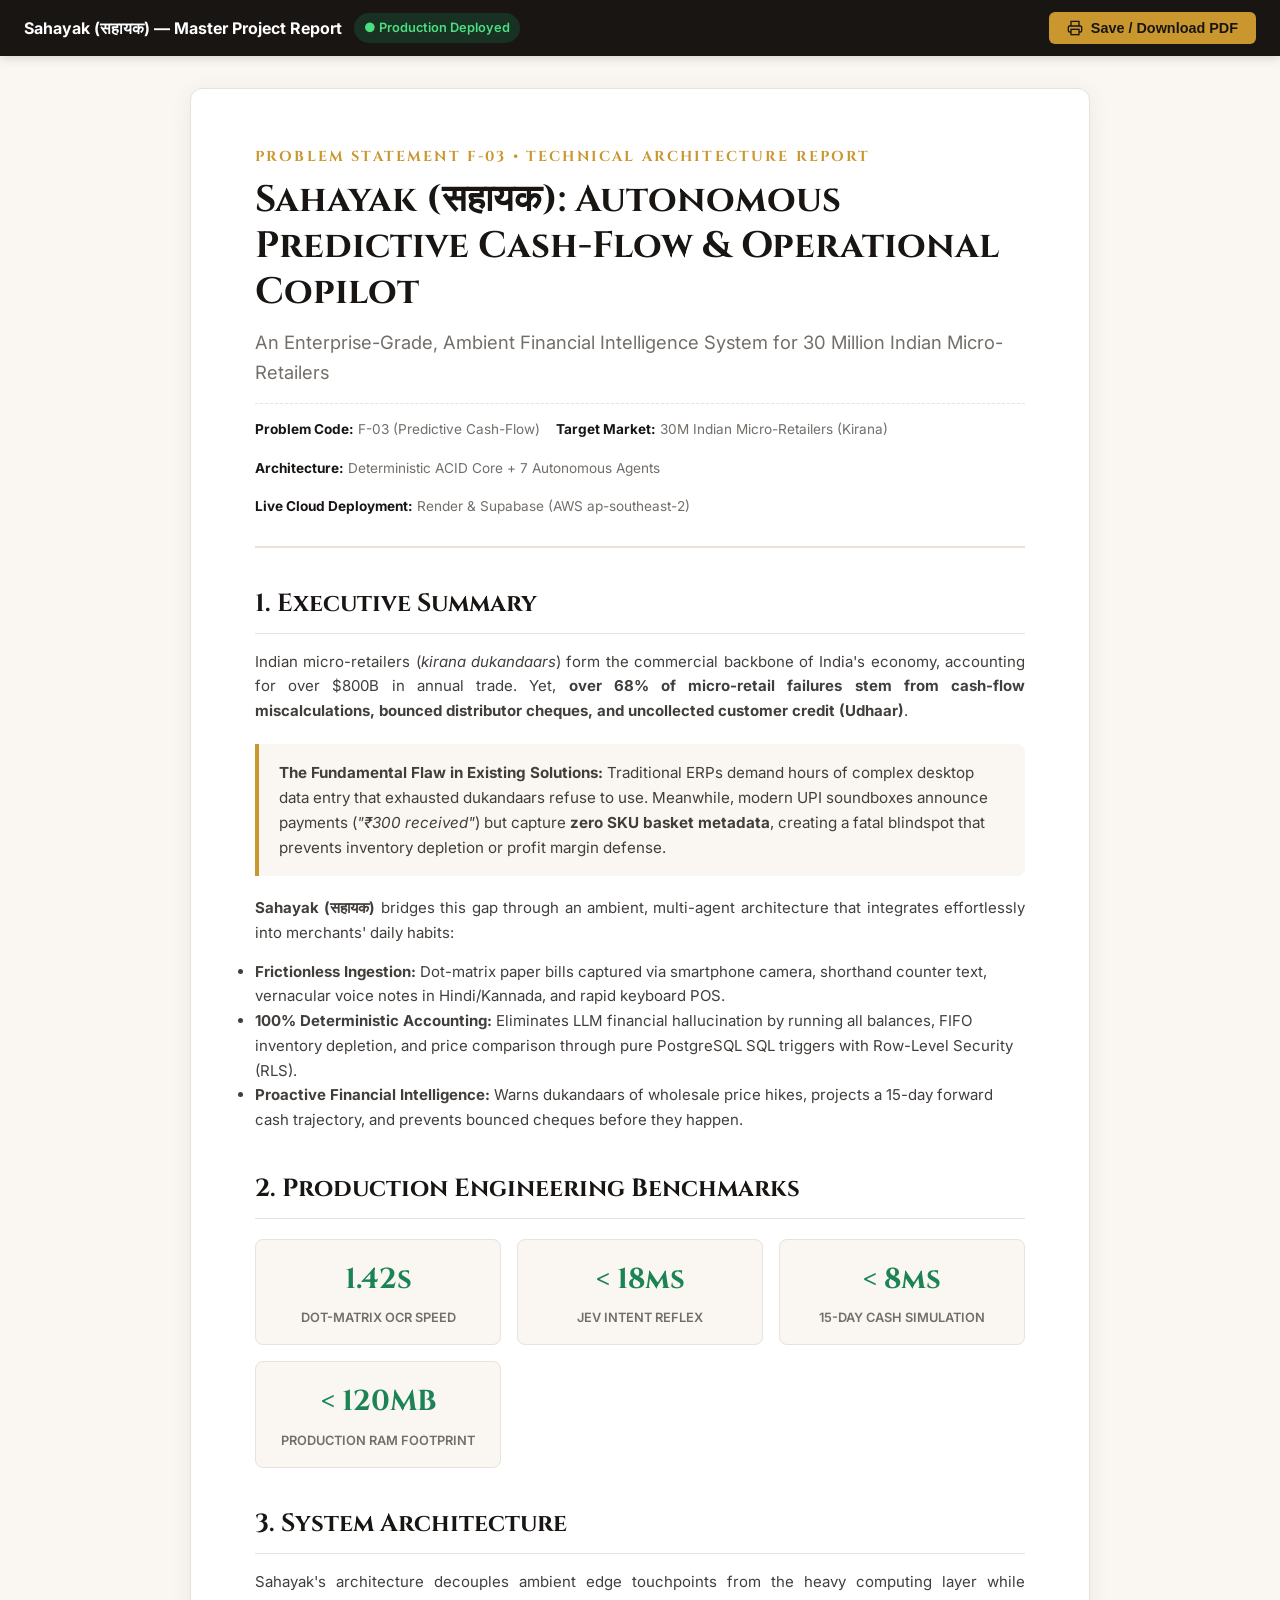
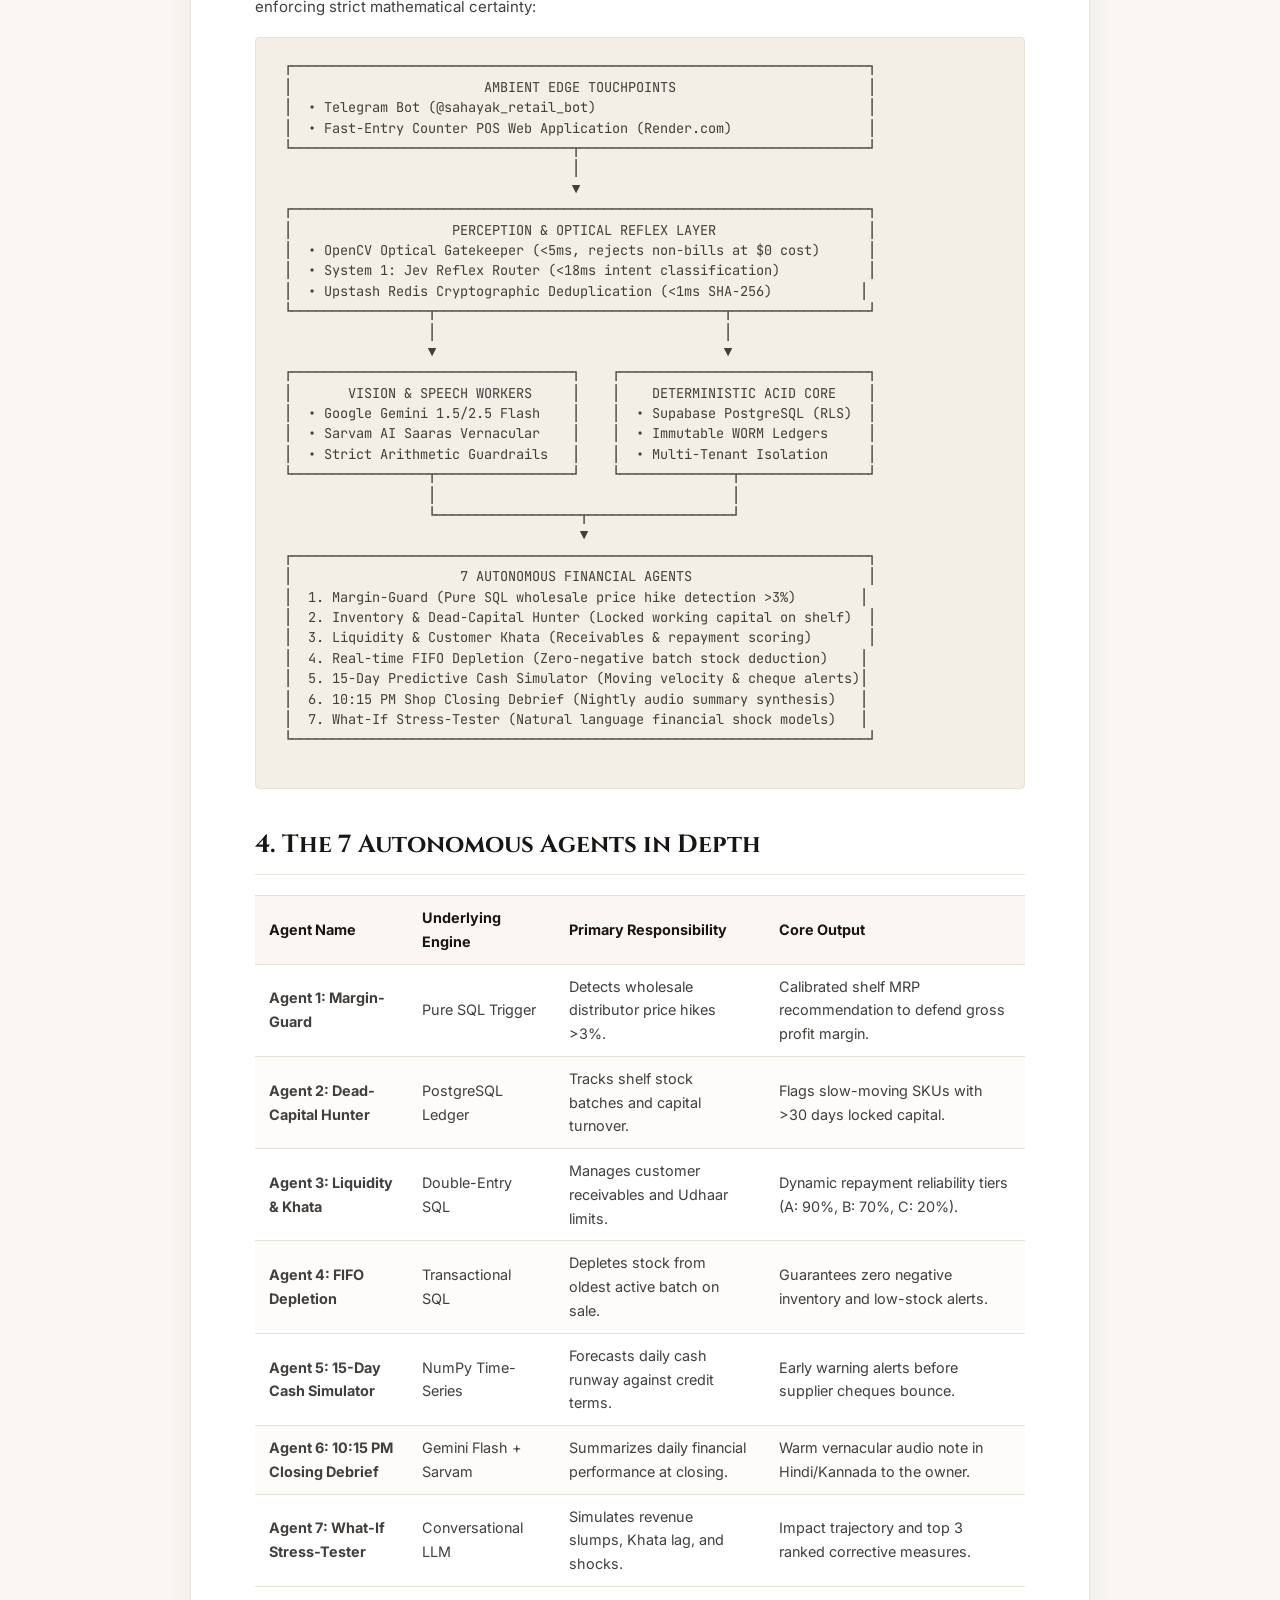
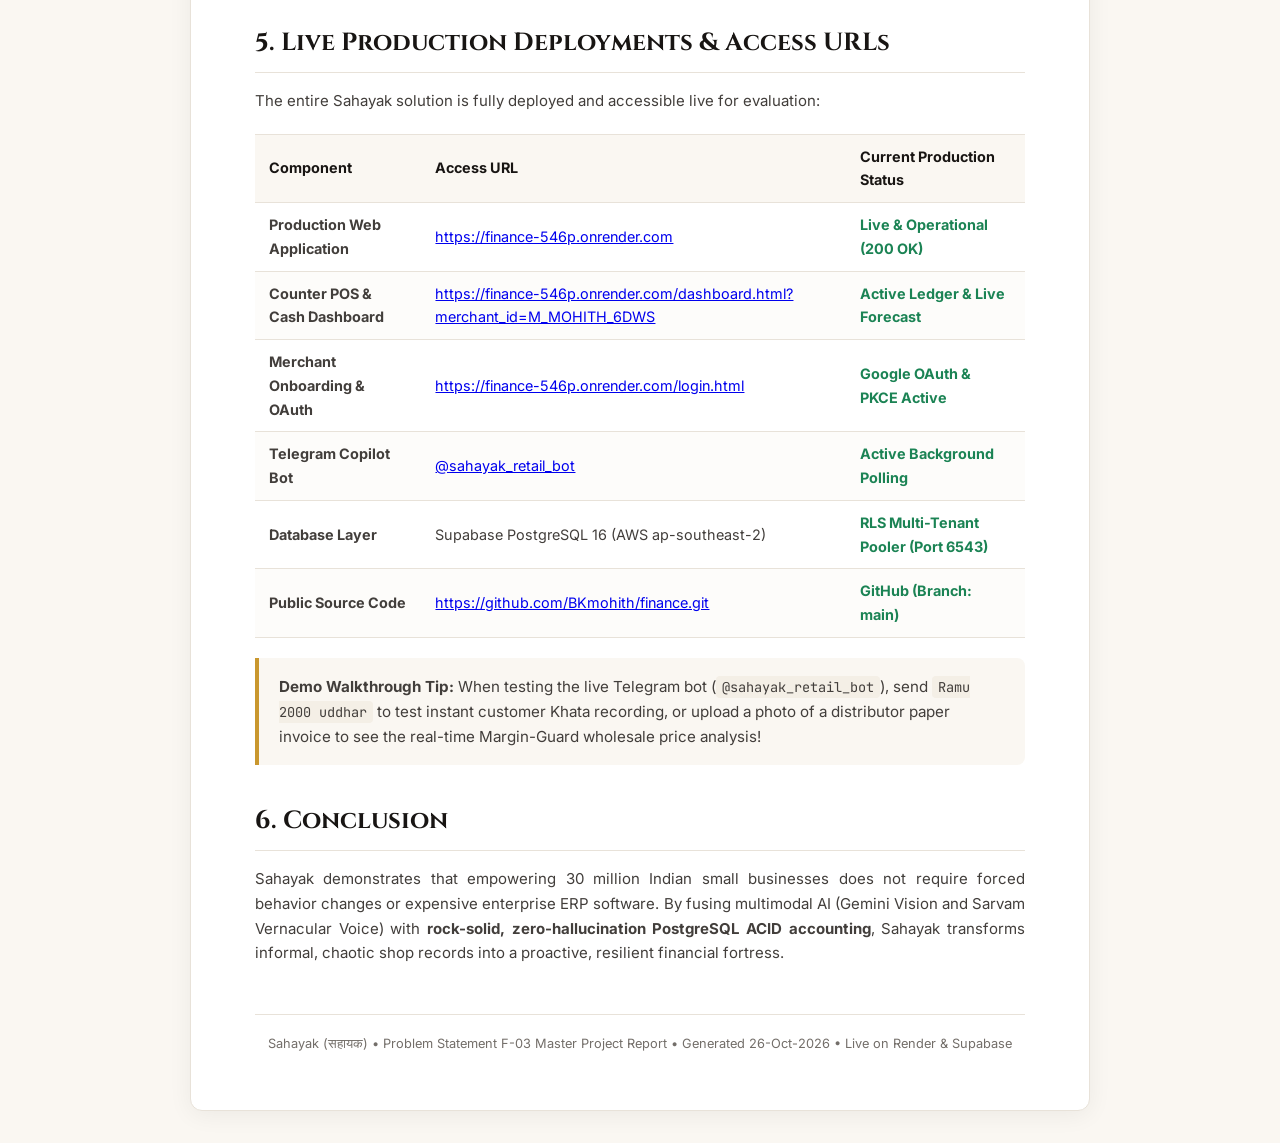
<file: frontend/report.html>
<!DOCTYPE html>
<html lang="en">
<head>
  <meta charset="UTF-8">
  <meta name="viewport" content="width=device-width, initial-scale=1.0">
  <title>Sahayak (सहायक) — Technical Architecture & Project Report</title>
  <meta name="description" content="Master Project Report for Sahayak: Autonomous Predictive Cash-Flow Copilot for 30 Million Indian Retailers (Problem Statement F-03).">
  <link rel="icon" href="data:image/svg+xml,<svg xmlns='http://www.w3.org/2000/svg' viewBox='0 0 24 24'><rect x='2' y='8' width='3' height='8' rx='1.5' fill='%23C9972E'/><rect x='7' y='4' width='3' height='16' rx='1.5' fill='%23181513'/><rect x='12' y='2' width='3' height='20' rx='1.5' fill='%23C9972E'/><rect x='17' y='6' width='3' height='12' rx='1.5' fill='%23181513'/><rect x='22' y='9' width='3' height='6' rx='1.5' fill='%231B8354'/></svg>">

  <!-- Google Fonts -->
  <link rel="preconnect" href="https://fonts.googleapis.com">
  <link rel="preconnect" href="https://fonts.gstatic.com" crossorigin>
  <link href="https://fonts.googleapis.com/css2?family=Cinzel:wght@600;700;800&family=Inter:wght@400;500;600;700&family=JetBrains+Mono:wght@500;700&display=swap" rel="stylesheet">

  <style>
    :root {
      --font-body: 'Inter', -apple-system, BlinkMacSystemFont, 'Segoe UI', Roboto, sans-serif;
      --font-serif: 'Cinzel', Georgia, serif;
      --font-mono: 'JetBrains Mono', monospace;
      --color-bg: #FAF7F2;
      --color-surface: #FFFFFF;
      --color-text-title: #181513;
      --color-text-body: #423E3B;
      --color-text-muted: #736E69;
      --color-border: #E8E2D9;
      --color-accent-gold: #C9972E;
      --color-accent-emerald: #1B8354;
      --color-accent-purple: #7952B3;
      --color-accent-coral: #E05624;
      --color-dark: #181513;
    }

    * { box-sizing: border-box; margin: 0; padding: 0; }

    body {
      font-family: var(--font-body);
      background: var(--color-bg);
      color: var(--color-text-body);
      line-height: 1.65;
      font-size: 15px;
      -webkit-font-smoothing: antialiased;
    }

    /* Print & Export Bar */
    .top-action-bar {
      position: sticky;
      top: 0;
      z-index: 1000;
      background: var(--color-dark);
      color: #FFF;
      padding: 12px 24px;
      display: flex;
      justify-content: space-between;
      align-items: center;
      box-shadow: 0 2px 10px rgba(0,0,0,0.15);
    }
    .btn-print {
      background: var(--color-accent-gold);
      color: var(--color-dark);
      border: none;
      font-weight: 700;
      font-size: 0.9rem;
      padding: 8px 18px;
      border-radius: 6px;
      cursor: pointer;
      display: inline-flex;
      align-items: center;
      gap: 8px;
      transition: all 0.2s ease;
    }
    .btn-print:hover {
      background: #dfab3e;
      transform: translateY(-1px);
    }
    .live-badge {
      font-size: 0.8rem;
      background: rgba(27, 131, 84, 0.25);
      color: #4ade80;
      padding: 4px 10px;
      border-radius: 20px;
      font-weight: 600;
    }

    /* Document Sheet */
    .report-sheet {
      max-width: 900px;
      margin: 32px auto;
      background: var(--color-surface);
      padding: 56px 64px;
      border-radius: 12px;
      border: 1px solid var(--color-border);
      box-shadow: 0 4px 24px rgba(24, 21, 19, 0.06);
    }

    /* Header & Title */
    .report-header {
      border-bottom: 2px solid var(--color-border);
      padding-bottom: 28px;
      margin-bottom: 32px;
    }
    .brand-tag {
      font-family: var(--font-serif);
      font-size: 0.9rem;
      color: var(--color-accent-gold);
      text-transform: uppercase;
      letter-spacing: 0.15em;
      font-weight: 700;
    }
    .report-title {
      font-family: var(--font-serif);
      font-size: 2.3rem;
      color: var(--color-text-title);
      line-height: 1.25;
      margin: 8px 0 12px 0;
      font-weight: 700;
    }
    .report-subtitle {
      font-size: 1.15rem;
      color: var(--color-text-muted);
      margin-bottom: 16px;
    }
    .metadata-strip {
      display: flex;
      flex-wrap: wrap;
      gap: 16px;
      font-size: 0.85rem;
      color: var(--color-text-muted);
      border-top: 1px dashed var(--color-border);
      padding-top: 14px;
    }
    .metadata-strip strong { color: var(--color-text-title); }

    /* Section Styles */
    h2 {
      font-family: var(--font-serif);
      font-size: 1.55rem;
      color: var(--color-text-title);
      margin: 36px 0 16px 0;
      padding-bottom: 8px;
      border-bottom: 1.5px solid var(--color-border);
    }
    h3 {
      font-size: 1.15rem;
      color: var(--color-text-title);
      margin: 22px 0 10px 0;
      font-weight: 700;
    }
    p { margin-bottom: 14px; text-align: justify; }

    /* Highlights & Callouts */
    .highlight-card {
      background: #FAF7F2;
      border-left: 4px solid var(--color-accent-gold);
      padding: 16px 20px;
      border-radius: 0 8px 8px 0;
      margin: 20px 0;
      font-size: 0.95rem;
    }

    /* Tables */
    table {
      width: 100%;
      border-collapse: collapse;
      margin: 20px 0;
      font-size: 0.9rem;
    }
    th, td {
      padding: 10px 14px;
      text-align: left;
      border-bottom: 1px solid var(--color-border);
    }
    th {
      background: #FAF7F2;
      font-weight: 700;
      color: var(--color-text-title);
      border-top: 1px solid var(--color-border);
    }
    tr:nth-child(even) td { background: rgba(250, 247, 242, 0.4); }

    /* Code & Architecture */
    pre, code {
      font-family: var(--font-mono);
      font-size: 0.85rem;
      background: #F4EFE6;
      border-radius: 4px;
    }
    code { padding: 2px 6px; }
    pre {
      padding: 18px 20px;
      overflow-x: auto;
      margin: 18px 0;
      line-height: 1.5;
      border: 1px solid var(--color-border);
    }

    /* Metrics Grid */
    .metric-grid {
      display: grid;
      grid-template-columns: repeat(auto-fit, minmax(200px, 1fr));
      gap: 16px;
      margin: 20px 0;
    }
    .metric-box {
      background: #FAF7F2;
      border: 1px solid var(--color-border);
      padding: 16px;
      border-radius: 8px;
      text-align: center;
    }
    .metric-val {
      font-family: var(--font-serif);
      font-size: 1.8rem;
      font-weight: 700;
      color: var(--color-accent-emerald);
      margin-bottom: 4px;
    }
    .metric-label {
      font-size: 0.8rem;
      color: var(--color-text-muted);
      text-transform: uppercase;
      font-weight: 600;
    }

    /* Print Formatting */
    @media print {
      body { background: #FFF; font-size: 12pt; }
      .top-action-bar { display: none; }
      .report-sheet {
        box-shadow: none;
        border: none;
        padding: 0;
        margin: 0;
        max-width: 100%;
      }
      .page-break { page-break-before: always; }
      a { color: inherit; text-decoration: none; }
    }
  </style>
</head>
<body>

  <!-- Top Action & Export Bar -->
  <div class="top-action-bar">
    <div style="display: flex; align-items: center; gap: 12px;">
      <span style="font-weight: 700; font-size: 1rem;">Sahayak (सहायक) — Master Project Report</span>
      <span class="live-badge">● Production Deployed</span>
    </div>
    <div style="display: flex; gap: 10px;">
      <button class="btn-print" onclick="window.print();">
        <svg width="16" height="16" viewBox="0 0 24 24" fill="none" stroke="currentColor" stroke-width="2">
          <polyline points="6 9 6 2 18 2 18 9"></polyline>
          <path d="M6 18H4a2 2 0 0 1-2-2v-5a2 2 0 0 1 2-2h16a2 2 0 0 1 2 2v5a2 2 0 0 1-2 2h-2"></path>
          <rect x="6" y="14" width="12" height="8"></rect>
        </svg>
        Save / Download PDF
      </button>
    </div>
  </div>

  <!-- Master Report Container -->
  <main class="report-sheet">

    <!-- Title & Executive Header -->
    <header class="report-header">
      <div class="brand-tag">Problem Statement F-03 • Technical Architecture Report</div>
      <h1 class="report-title">Sahayak (सहायक): Autonomous Predictive Cash-Flow &amp; Operational Copilot</h1>
      <div class="report-subtitle">An Enterprise-Grade, Ambient Financial Intelligence System for 30 Million Indian Micro-Retailers</div>
      
      <div class="metadata-strip">
        <div><strong>Problem Code:</strong> F-03 (Predictive Cash-Flow)</div>
        <div><strong>Target Market:</strong> 30M Indian Micro-Retailers (Kirana)</div>
        <div><strong>Architecture:</strong> Deterministic ACID Core + 7 Autonomous Agents</div>
        <div><strong>Live Cloud Deployment:</strong> Render &amp; Supabase (AWS ap-southeast-2)</div>
      </div>
    </header>

    <!-- 1. Executive Summary -->
    <section>
      <h2>1. Executive Summary</h2>
      <p>
        Indian micro-retailers (<em>kirana dukandaars</em>) form the commercial backbone of India's economy, accounting for over $800B in annual trade. Yet, <strong>over 68% of micro-retail failures stem from cash-flow miscalculations, bounced distributor cheques, and uncollected customer credit (Udhaar)</strong>.
      </p>
      <div class="highlight-card">
        <strong>The Fundamental Flaw in Existing Solutions:</strong> Traditional ERPs demand hours of complex desktop data entry that exhausted dukandaars refuse to use. Meanwhile, modern UPI soundboxes announce payments (<em>"₹300 received"</em>) but capture <strong>zero SKU basket metadata</strong>, creating a fatal blindspot that prevents inventory depletion or profit margin defense.
      </div>
      <p>
        <strong>Sahayak (सहायक)</strong> bridges this gap through an ambient, multi-agent architecture that integrates effortlessly into merchants' daily habits:
      </p>
      <ul>
        <li><strong>Frictionless Ingestion:</strong> Dot-matrix paper bills captured via smartphone camera, shorthand counter text, vernacular voice notes in Hindi/Kannada, and rapid keyboard POS.</li>
        <li><strong>100% Deterministic Accounting:</strong> Eliminates LLM financial hallucination by running all balances, FIFO inventory depletion, and price comparison through pure PostgreSQL SQL triggers with Row-Level Security (RLS).</li>
        <li><strong>Proactive Financial Intelligence:</strong> Warns dukandaars of wholesale price hikes, projects a 15-day forward cash trajectory, and prevents bounced cheques before they happen.</li>
      </ul>
    </section>

    <!-- Key Performance Metrics -->
    <section>
      <h2>2. Production Engineering Benchmarks</h2>
      <div class="metric-grid">
        <div class="metric-box">
          <div class="metric-val">1.42s</div>
          <div class="metric-label">Dot-Matrix OCR Speed</div>
        </div>
        <div class="metric-box">
          <div class="metric-val">&lt; 18ms</div>
          <div class="metric-label">Jev Intent Reflex</div>
        </div>
        <div class="metric-box">
          <div class="metric-val">&lt; 8ms</div>
          <div class="metric-label">15-Day Cash Simulation</div>
        </div>
        <div class="metric-box">
          <div class="metric-val">&lt; 120MB</div>
          <div class="metric-label">Production RAM Footprint</div>
        </div>
      </div>
    </section>

    <!-- 3. System Architecture -->
    <section class="page-break">
      <h2>3. System Architecture</h2>
      <p>
        Sahayak's architecture decouples ambient edge touchpoints from the heavy computing layer while enforcing strict mathematical certainty:
      </p>

      <pre>
 ┌────────────────────────────────────────────────────────────────────────┐
 │                        AMBIENT EDGE TOUCHPOINTS                        │
 │  • Telegram Bot (@sahayak_retail_bot)                                  │
 │  • Fast-Entry Counter POS Web Application (Render.com)                 │
 └───────────────────────────────────┬────────────────────────────────────┘
                                     │
                                     ▼
 ┌────────────────────────────────────────────────────────────────────────┐
 │                    PERCEPTION &amp; OPTICAL REFLEX LAYER                   │
 │  • OpenCV Optical Gatekeeper (&lt;5ms, rejects non-bills at $0 cost)      │
 │  • System 1: Jev Reflex Router (&lt;18ms intent classification)           │
 │  • Upstash Redis Cryptographic Deduplication (&lt;1ms SHA-256)           │
 └─────────────────┬────────────────────────────────────┬─────────────────┘
                   │                                    │
                   ▼                                    ▼
 ┌───────────────────────────────────┐    ┌───────────────────────────────┐
 │       VISION &amp; SPEECH WORKERS     │    │    DETERMINISTIC ACID CORE    │
 │  • Google Gemini 1.5/2.5 Flash    │    │  • Supabase PostgreSQL (RLS)  │
 │  • Sarvam AI Saaras Vernacular    │    │  • Immutable WORM Ledgers     │
 │  • Strict Arithmetic Guardrails   │    │  • Multi-Tenant Isolation     │
 └─────────────────┬─────────────────┘    └──────────────┬────────────────┘
                   │                                     │
                   └──────────────────┬──────────────────┘
                                      ▼
 ┌────────────────────────────────────────────────────────────────────────┐
 │                     7 AUTONOMOUS FINANCIAL AGENTS                      │
 │  1. Margin-Guard (Pure SQL wholesale price hike detection &gt;3%)        │
 │  2. Inventory &amp; Dead-Capital Hunter (Locked working capital on shelf)  │
 │  3. Liquidity &amp; Customer Khata (Receivables &amp; repayment scoring)       │
 │  4. Real-time FIFO Depletion (Zero-negative batch stock deduction)    │
 │  5. 15-Day Predictive Cash Simulator (Moving velocity &amp; cheque alerts)│
 │  6. 10:15 PM Shop Closing Debrief (Nightly audio summary synthesis)   │
 │  7. What-If Stress-Tester (Natural language financial shock models)   │
 └────────────────────────────────────────────────────────────────────────┘
      </pre>
    </section>

    <!-- 4. The 7 Autonomous Agents -->
    <section>
      <h2>4. The 7 Autonomous Agents in Depth</h2>
      <table>
        <thead>
          <tr>
            <th>Agent Name</th>
            <th>Underlying Engine</th>
            <th>Primary Responsibility</th>
            <th>Core Output</th>
          </tr>
        </thead>
        <tbody>
          <tr>
            <td><strong>Agent 1: Margin-Guard</strong></td>
            <td>Pure SQL Trigger</td>
            <td>Detects wholesale distributor price hikes &gt;3%.</td>
            <td>Calibrated shelf MRP recommendation to defend gross profit margin.</td>
          </tr>
          <tr>
            <td><strong>Agent 2: Dead-Capital Hunter</strong></td>
            <td>PostgreSQL Ledger</td>
            <td>Tracks shelf stock batches and capital turnover.</td>
            <td>Flags slow-moving SKUs with &gt;30 days locked capital.</td>
          </tr>
          <tr>
            <td><strong>Agent 3: Liquidity &amp; Khata</strong></td>
            <td>Double-Entry SQL</td>
            <td>Manages customer receivables and Udhaar limits.</td>
            <td>Dynamic repayment reliability tiers (A: 90%, B: 70%, C: 20%).</td>
          </tr>
          <tr>
            <td><strong>Agent 4: FIFO Depletion</strong></td>
            <td>Transactional SQL</td>
            <td>Depletes stock from oldest active batch on sale.</td>
            <td>Guarantees zero negative inventory and low-stock alerts.</td>
          </tr>
          <tr>
            <td><strong>Agent 5: 15-Day Cash Simulator</strong></td>
            <td>NumPy Time-Series</td>
            <td>Forecasts daily cash runway against credit terms.</td>
            <td>Early warning alerts before supplier cheques bounce.</td>
          </tr>
          <tr>
            <td><strong>Agent 6: 10:15 PM Closing Debrief</strong></td>
            <td>Gemini Flash + Sarvam</td>
            <td>Summarizes daily financial performance at closing.</td>
            <td>Warm vernacular audio note in Hindi/Kannada to the owner.</td>
          </tr>
          <tr>
            <td><strong>Agent 7: What-If Stress-Tester</strong></td>
            <td>Conversational LLM</td>
            <td>Simulates revenue slumps, Khata lag, and shocks.</td>
            <td>Impact trajectory and top 3 ranked corrective measures.</td>
          </tr>
        </tbody>
      </table>
    </section>

    <!-- 5. Live Production Deployment & Verified URLs -->
    <section class="page-break">
      <h2>5. Live Production Deployments &amp; Access URLs</h2>
      <p>
        The entire Sahayak solution is fully deployed and accessible live for evaluation:
      </p>

      <table>
        <thead>
          <tr>
            <th>Component</th>
            <th>Access URL</th>
            <th>Current Production Status</th>
          </tr>
        </thead>
        <tbody>
          <tr>
            <td><strong>Production Web Application</strong></td>
            <td><a href="https://finance-546p.onrender.com" target="_blank">https://finance-546p.onrender.com</a></td>
            <td><strong style="color: var(--color-accent-emerald);">Live &amp; Operational (200 OK)</strong></td>
          </tr>
          <tr>
            <td><strong>Counter POS &amp; Cash Dashboard</strong></td>
            <td><a href="https://finance-546p.onrender.com/dashboard.html?merchant_id=M_MOHITH_6DWS" target="_blank">https://finance-546p.onrender.com/dashboard.html?merchant_id=M_MOHITH_6DWS</a></td>
            <td><strong style="color: var(--color-accent-emerald);">Active Ledger &amp; Live Forecast</strong></td>
          </tr>
          <tr>
            <td><strong>Merchant Onboarding &amp; OAuth</strong></td>
            <td><a href="https://finance-546p.onrender.com/login.html" target="_blank">https://finance-546p.onrender.com/login.html</a></td>
            <td><strong style="color: var(--color-accent-emerald);">Google OAuth &amp; PKCE Active</strong></td>
          </tr>
          <tr>
            <td><strong>Telegram Copilot Bot</strong></td>
            <td><a href="https://t.me/sahayak_retail_bot" target="_blank">@sahayak_retail_bot</a></td>
            <td><strong style="color: var(--color-accent-emerald);">Active Background Polling</strong></td>
          </tr>
          <tr>
            <td><strong>Database Layer</strong></td>
            <td>Supabase PostgreSQL 16 (AWS ap-southeast-2)</td>
            <td><strong style="color: var(--color-accent-emerald);">RLS Multi-Tenant Pooler (Port 6543)</strong></td>
          </tr>
          <tr>
            <td><strong>Public Source Code</strong></td>
            <td><a href="https://github.com/BKmohith/finance.git" target="_blank">https://github.com/BKmohith/finance.git</a></td>
            <td><strong style="color: var(--color-accent-emerald);">GitHub (Branch: main)</strong></td>
          </tr>
        </tbody>
      </table>

      <div class="highlight-card">
        <strong>Demo Walkthrough Tip:</strong> When testing the live Telegram bot (<code>@sahayak_retail_bot</code>), send <code>Ramu 2000 uddhar</code> to test instant customer Khata recording, or upload a photo of a distributor paper invoice to see the real-time Margin-Guard wholesale price analysis!
      </div>
    </section>

    <!-- 6. Conclusion -->
    <section>
      <h2>6. Conclusion</h2>
      <p>
        Sahayak demonstrates that empowering 30 million Indian small businesses does not require forced behavior changes or expensive enterprise ERP software. By fusing multimodal AI (Gemini Vision and Sarvam Vernacular Voice) with <strong>rock-solid, zero-hallucination PostgreSQL ACID accounting</strong>, Sahayak transforms informal, chaotic shop records into a proactive, resilient financial fortress.
      </p>
    </section>

    <footer style="margin-top: 48px; padding-top: 18px; border-top: 1px solid var(--color-border); font-size: 0.8rem; color: var(--color-text-muted); text-align: center;">
      Sahayak (सहायक) • Problem Statement F-03 Master Project Report • Generated 26-Oct-2026 • Live on Render &amp; Supabase
    </footer>

  </main>

</body>
</html>
</file>
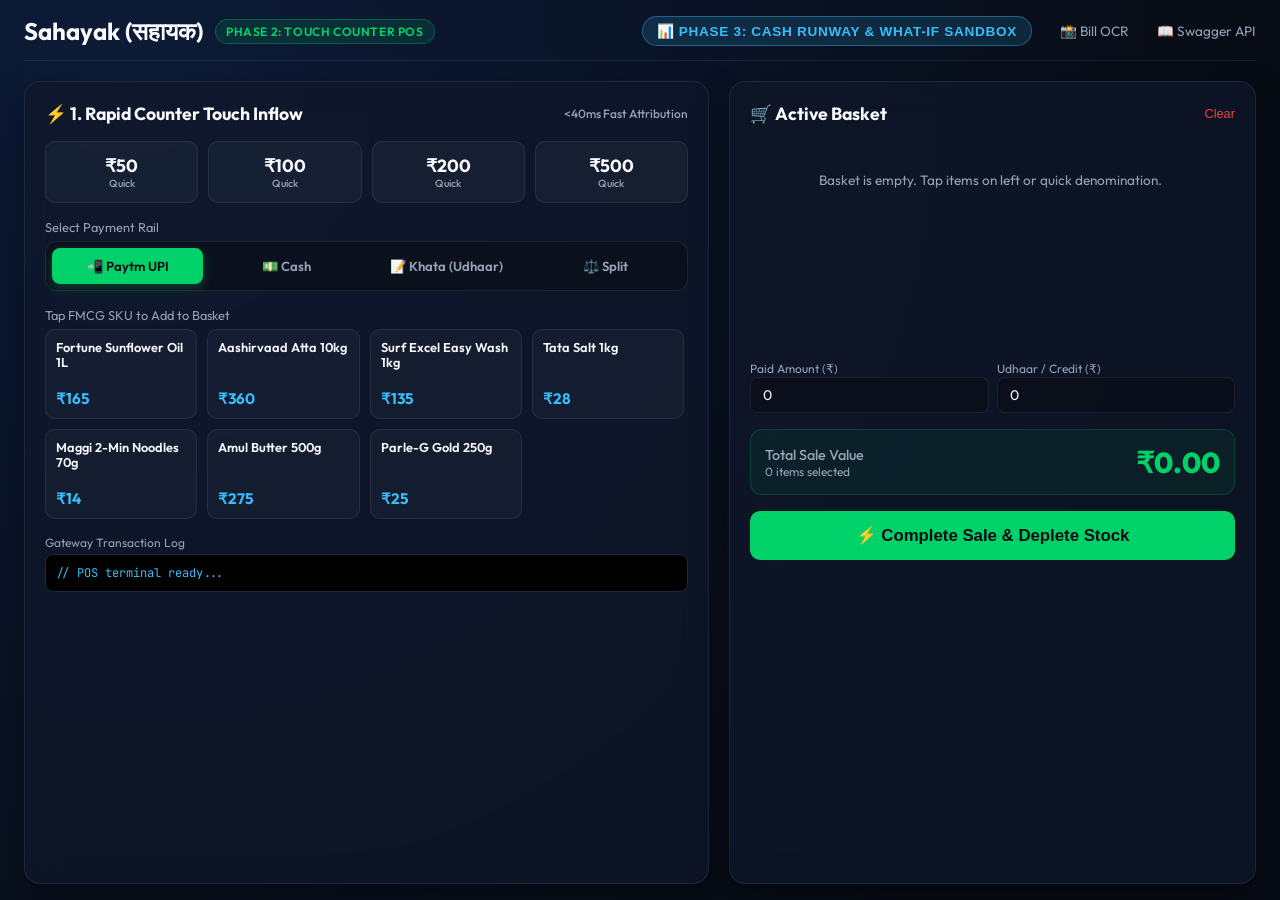
<file: simulator/counter.html>
<!DOCTYPE html>
<html lang="en">
<head>
  <meta charset="UTF-8">
  <meta name="viewport" content="width=device-width, initial-scale=1.0">
  <title>Sahayak (सहायक) — Small Business Touch Counter POS</title>
  <link rel="preconnect" href="https://fonts.googleapis.com">
  <link rel="preconnect" href="https://fonts.gstatic.com" crossorigin>
  <link href="https://fonts.googleapis.com/css2?family=Outfit:wght@300;400;500;600;700;800&family=JetBrains+Mono:wght@400;500;600&display=swap" rel="stylesheet">
  <style>
    :root {
      --bg: #070b14;
      --card-bg: rgba(15, 23, 42, 0.75);
      --card-border: rgba(255, 255, 255, 0.08);
      --primary: #00d26a;
      --primary-glow: rgba(0, 210, 106, 0.25);
      --accent: #38bdf8;
      --accent-glow: rgba(56, 189, 248, 0.25);
      --warning: #f59e0b;
      --danger: #ef4444;
      --text: #f8fafc;
      --text-muted: #94a3b8;
    }

    * { box-sizing: border-box; margin: 0; padding: 0; }

    body {
      background: radial-gradient(circle at 10% 10%, #0d1b38 0%, var(--bg) 80%);
      color: var(--text);
      font-family: 'Outfit', sans-serif;
      min-height: 100vh;
      display: flex;
      flex-direction: column;
      padding: 16px 24px;
    }

    header {
      display: flex;
      align-items: center;
      justify-content: space-between;
      max-width: 1300px;
      margin: 0 auto 20px auto;
      width: 100%;
      border-bottom: 1px solid var(--card-border);
      padding-bottom: 14px;
    }

    .brand {
      display: flex;
      align-items: center;
      gap: 12px;
    }

    .badge {
      background: rgba(0, 210, 106, 0.12);
      color: var(--primary);
      border: 1px solid rgba(0, 210, 106, 0.3);
      padding: 4px 10px;
      border-radius: 999px;
      font-size: 0.75rem;
      font-weight: 600;
      text-transform: uppercase;
      letter-spacing: 0.05em;
    }

    .nav-links a {
      color: var(--text-muted);
      text-decoration: none;
      font-size: 0.85rem;
      margin-left: 16px;
      transition: color 0.2s;
    }
    .nav-links a:hover { color: var(--accent); }

    .pos-grid {
      display: grid;
      grid-template-columns: 1.3fr 1fr;
      gap: 20px;
      max-width: 1300px;
      margin: 0 auto;
      width: 100%;
      flex: 1;
    }

    @media (max-width: 980px) {
      .pos-grid { grid-template-columns: 1fr; }
    }

    .card {
      background: var(--card-bg);
      backdrop-filter: blur(16px);
      border: 1px solid var(--card-border);
      border-radius: 16px;
      padding: 20px;
      display: flex;
      flex-direction: column;
      gap: 16px;
      box-shadow: 0 16px 36px rgba(0, 0, 0, 0.4);
    }

    .card-title {
      font-size: 1.1rem;
      font-weight: 700;
      display: flex;
      align-items: center;
      justify-content: space-between;
    }

    /* Denomination Presets */
    .quick-cash-row {
      display: grid;
      grid-template-columns: repeat(4, 1fr);
      gap: 10px;
    }

    .quick-cash-btn {
      background: rgba(255, 255, 255, 0.04);
      border: 1px solid var(--card-border);
      color: var(--text);
      font-family: inherit;
      font-size: 1.1rem;
      font-weight: 700;
      padding: 12px 8px;
      border-radius: 10px;
      cursor: pointer;
      transition: all 0.15s ease;
      display: flex;
      flex-direction: column;
      align-items: center;
      justify-content: center;
    }

    .quick-cash-btn span { font-size: 0.65rem; color: var(--text-muted); font-weight: 500; }
    .quick-cash-btn:hover { background: rgba(0, 210, 106, 0.12); border-color: var(--primary); transform: translateY(-1px); }

    /* Payment Methods */
    .pm-toggle-group {
      display: grid;
      grid-template-columns: repeat(4, 1fr);
      gap: 8px;
      background: rgba(10, 14, 23, 0.6);
      padding: 6px;
      border-radius: 12px;
      border: 1px solid var(--card-border);
    }

    .pm-btn {
      background: transparent;
      border: none;
      color: var(--text-muted);
      font-family: inherit;
      font-size: 0.82rem;
      font-weight: 600;
      padding: 10px 4px;
      border-radius: 8px;
      cursor: pointer;
      transition: all 0.15s ease;
      text-align: center;
    }

    .pm-btn.active {
      background: var(--primary);
      color: #070b14;
      box-shadow: 0 4px 12px var(--primary-glow);
    }

    /* Catalog Item Grid */
    .catalog-grid {
      display: grid;
      grid-template-columns: repeat(auto-fill, minmax(130px, 1fr));
      gap: 10px;
      max-height: 220px;
      overflow-y: auto;
      padding-right: 4px;
    }

    .catalog-item-card {
      background: rgba(255, 255, 255, 0.03);
      border: 1px solid var(--card-border);
      border-radius: 10px;
      padding: 10px;
      cursor: pointer;
      transition: all 0.15s ease;
      display: flex;
      flex-direction: column;
      justify-content: space-between;
      height: 90px;
    }

    .catalog-item-card:hover {
      border-color: var(--accent);
      background: rgba(56, 189, 248, 0.06);
      transform: translateY(-2px);
    }

    .item-name { font-size: 0.8rem; font-weight: 600; line-height: 1.2; }
    .item-price { font-size: 0.95rem; font-weight: 700; color: var(--accent); margin-top: auto; }

    /* Basket Items List */
    .basket-list {
      flex: 1;
      overflow-y: auto;
      max-height: 200px;
      display: flex;
      flex-direction: column;
      gap: 8px;
      padding-right: 4px;
    }

    .basket-row {
      display: flex;
      align-items: center;
      justify-content: space-between;
      background: rgba(10, 14, 23, 0.5);
      border: 1px solid var(--card-border);
      padding: 8px 12px;
      border-radius: 8px;
      font-size: 0.85rem;
    }

    .qty-controls {
      display: flex;
      align-items: center;
      gap: 8px;
    }

    .qty-btn {
      background: rgba(255, 255, 255, 0.08);
      border: none;
      color: var(--text);
      width: 24px;
      height: 24px;
      border-radius: 4px;
      cursor: pointer;
      font-weight: 700;
    }
    .qty-btn:hover { background: var(--primary); color: #000; }

    /* Total and Action Buttons */
    .total-box {
      background: rgba(0, 210, 106, 0.06);
      border: 1px solid rgba(0, 210, 106, 0.2);
      border-radius: 12px;
      padding: 14px;
      display: flex;
      justify-content: space-between;
      align-items: center;
    }

    .total-label { font-size: 0.9rem; color: var(--text-muted); font-weight: 500; }
    .total-val { font-size: 1.8rem; font-weight: 800; color: var(--primary); }

    .btn-complete {
      background: var(--primary);
      color: #070b14;
      border: none;
      padding: 14px;
      border-radius: 10px;
      font-size: 1.05rem;
      font-weight: 700;
      cursor: pointer;
      transition: all 0.2s ease;
      display: flex;
      align-items: center;
      justify-content: center;
      gap: 8px;
      width: 100%;
    }

    .btn-complete:hover {
      box-shadow: 0 6px 24px var(--primary-glow);
      transform: translateY(-2px);
    }

    .form-input {
      background: rgba(10, 14, 23, 0.7);
      border: 1px solid var(--card-border);
      color: var(--text);
      font-family: inherit;
      font-size: 0.88rem;
      padding: 8px 12px;
      border-radius: 8px;
      width: 100%;
    }
    .form-input:focus { outline: none; border-color: var(--accent); }

    .console-box {
      background: #000;
      border: 1px solid #1e293b;
      border-radius: 8px;
      padding: 10px;
      font-family: 'JetBrains Mono', monospace;
      font-size: 0.75rem;
      color: #38bdf8;
      max-height: 120px;
      overflow-y: auto;
      white-space: pre-wrap;
    }

    /* Phase 3: Modal & Scenario Sandbox Styles */
    .modal-overlay {
      position: fixed;
      top: 0; left: 0; right: 0; bottom: 0;
      background: rgba(4, 7, 15, 0.88);
      backdrop-filter: blur(10px);
      display: none;
      align-items: center;
      justify-content: center;
      z-index: 1000;
      padding: 20px;
    }
    .modal-card {
      background: #0b1329;
      border: 1px solid rgba(56, 189, 248, 0.3);
      box-shadow: 0 25px 60px rgba(0, 0, 0, 0.8), 0 0 40px rgba(56, 189, 248, 0.15);
      border-radius: 20px;
      width: 100%;
      max-width: 980px;
      max-height: 90vh;
      display: flex;
      flex-direction: column;
      overflow: hidden;
    }
    .modal-header {
      padding: 18px 24px;
      background: rgba(15, 23, 42, 0.8);
      border-bottom: 1px solid rgba(255, 255, 255, 0.08);
      display: flex;
      justify-content: space-between;
      align-items: center;
    }
    .modal-body {
      padding: 24px;
      overflow-y: auto;
      display: flex;
      flex-direction: column;
      gap: 20px;
    }
    .kpi-row {
      display: grid;
      grid-template-columns: repeat(auto-fit, minmax(200px, 1fr));
      gap: 14px;
    }
    .kpi-card {
      background: rgba(15, 23, 42, 0.6);
      border: 1px solid rgba(255, 255, 255, 0.06);
      border-radius: 12px;
      padding: 14px 16px;
      display: flex;
      flex-direction: column;
      gap: 4px;
    }
    .kpi-title { font-size: 0.78rem; color: var(--text-muted); font-weight: 500; }
    .kpi-val { font-size: 1.4rem; font-weight: 700; color: var(--text); }
    .traj-container {
      display: flex;
      gap: 8px;
      overflow-x: auto;
      padding-bottom: 8px;
    }
    .traj-bar {
      flex: 1;
      min-width: 85px;
      background: rgba(15, 23, 42, 0.7);
      border: 1px solid rgba(255, 255, 255, 0.08);
      border-radius: 10px;
      padding: 10px 8px;
      text-align: center;
      display: flex;
      flex-direction: column;
      gap: 4px;
      transition: all 0.2s;
    }
    .traj-bar.SAFE { border-color: rgba(0, 210, 106, 0.4); background: rgba(0, 210, 106, 0.05); }
    .traj-bar.TIGHT { border-color: rgba(245, 158, 11, 0.4); background: rgba(245, 158, 11, 0.05); }
    .traj-bar.CRUNCH { border-color: rgba(239, 68, 68, 0.5); background: rgba(239, 68, 68, 0.08); }
    .shock-btn {
      padding: 8px 14px;
      border-radius: 8px;
      font-size: 0.85rem;
      font-weight: 600;
      background: rgba(15, 23, 42, 0.7);
      color: var(--text-muted);
      border: 1px solid var(--card-border);
      cursor: pointer;
      transition: all 0.2s;
    }
    .shock-btn.active {
      background: rgba(56, 189, 248, 0.2);
      color: var(--accent);
      border-color: var(--accent);
    }
  </style>
</head>
<body>

  <header>
    <div class="brand">
      <h2>Sahayak (सहायक)</h2>
      <span class="badge">Phase 2: Touch Counter POS</span>
    </div>
    <div class="nav-links" style="display:flex; align-items:center; gap:12px;">
      <button onclick="openForecastModal()" class="badge" style="background:rgba(56, 189, 248, 0.15); color:var(--accent); border:1px solid rgba(56, 189, 248, 0.4); cursor:pointer; padding:6px 14px; font-size:0.85rem;">📊 Phase 3: Cash Runway &amp; What-If Sandbox</button>
      <a href="/simulator">📸 Bill OCR</a>
      <a href="/docs" target="_blank">📖 Swagger API</a>
    </div>
  </header>

  <main class="pos-grid">
    <!-- LEFT: Fast Item Selection & Payment Mode -->
    <div class="card">
      <div class="card-title">
        <span>⚡ 1. Rapid Counter Touch Inflow</span>
        <span style="font-size:0.75rem; font-weight:500; color:var(--text-muted);" id="latencyIndicator">&lt;40ms Fast Attribution</span>
      </div>

      <!-- Quick Denomination Buttons -->
      <div class="quick-cash-row">
        <button class="quick-cash-btn" onclick="setQuickAmount(50)">₹50<span>Quick</span></button>
        <button class="quick-cash-btn" onclick="setQuickAmount(100)">₹100<span>Quick</span></button>
        <button class="quick-cash-btn" onclick="setQuickAmount(200)">₹200<span>Quick</span></button>
        <button class="quick-cash-btn" onclick="setQuickAmount(500)">₹500<span>Quick</span></button>
      </div>

      <!-- Payment Mode Selector -->
      <div>
        <label style="font-size:0.8rem; color:var(--text-muted); margin-bottom:6px; display:block;">Select Payment Rail</label>
        <div class="pm-toggle-group">
          <button class="pm-btn active" id="btn-upi" onclick="selectPaymentMethod('PAYTM_UPI')">📲 Paytm UPI</button>
          <button class="pm-btn" id="btn-cash" onclick="selectPaymentMethod('CASH')">💵 Cash</button>
          <button class="pm-btn" id="btn-khata" onclick="selectPaymentMethod('KHATA_CREDIT')">📝 Khata (Udhaar)</button>
          <button class="pm-btn" id="btn-split" onclick="selectPaymentMethod('SPLIT')">⚖️ Split</button>
        </div>
      </div>

      <!-- Fast FMCG Catalog Selector -->
      <div>
        <label style="font-size:0.8rem; color:var(--text-muted); margin-bottom:6px; display:block;">Tap FMCG SKU to Add to Basket</label>
        <div class="catalog-grid" id="catalogGrid">
          <!-- Populated by JavaScript -->
        </div>
      </div>

      <!-- Console Log -->
      <div>
        <label style="font-size:0.75rem; color:var(--text-muted); margin-bottom:4px; display:block;">Gateway Transaction Log</label>
        <div class="console-box" id="consoleLog">// POS terminal ready...</div>
      </div>
    </div>

    <!-- RIGHT: Active Basket & Checkout -->
    <div class="card">
      <div class="card-title">
        <span>🛒 Active Basket</span>
        <button style="background:transparent; border:none; color:var(--danger); cursor:pointer; font-size:0.8rem;" onclick="clearBasket()">Clear</button>
      </div>

      <div class="basket-list" id="basketList">
        <div style="text-align:center; color:var(--text-muted); font-size:0.85rem; padding:30px 0;">
          Basket is empty. Tap items on left or quick denomination.
        </div>
      </div>

      <!-- Customer Details for Khata / Udhaar -->
      <div id="customerSection" style="display:none; background:rgba(245, 158, 11, 0.06); border:1px solid rgba(245, 158, 11, 0.2); padding:10px; border-radius:10px;">
        <div style="font-size:0.8rem; color:var(--warning); font-weight:600; margin-bottom:6px;">👤 Customer Credit (Udhaar) Attribution:</div>
        <div style="display:flex; gap:8px;">
          <input type="text" class="form-input" id="custName" placeholder="Customer Name (e.g. Sharma ji)">
          <input type="text" class="form-input" id="custPhone" placeholder="Mobile / Telegram ID">
        </div>
      </div>

      <!-- Split Payment Breakdown (Shown when SPLIT is selected) -->
      <div id="splitSection" style="display:none; display:flex; gap:8px;">
        <div style="flex:1;">
          <label style="font-size:0.75rem; color:var(--text-muted);">Paid Amount (₹)</label>
          <input type="number" class="form-input" id="splitPaid" value="0" oninput="calcTotals()">
        </div>
        <div style="flex:1;">
          <label style="font-size:0.75rem; color:var(--text-muted);">Udhaar / Credit (₹)</label>
          <input type="number" class="form-input" id="splitCredit" value="0" oninput="calcTotals()">
        </div>
      </div>

      <!-- Total Box -->
      <div class="total-box">
        <div>
          <div class="total-label">Total Sale Value</div>
          <div style="font-size:0.75rem; color:var(--text-muted);" id="itemCountLabel">0 items selected</div>
        </div>
        <div class="total-val" id="totalDisplay">₹0.00</div>
      </div>

      <!-- Complete Sale Action -->
      <button class="btn-complete" onclick="submitCounterSale()">
        <span>⚡ Complete Sale & Deplete Stock</span>
      </button>
    </div>
  </main>

  <script>
    let activePaymentMethod = 'PAYTM_UPI';
    let basket = [];

    const CATALOG = [
      { item_name: "Fortune Sunflower Oil 1L", unit_retail_price: 165.0, unit: "litres" },
      { item_name: "Aashirvaad Atta 10kg", unit_retail_price: 360.0, unit: "bags" },
      { item_name: "Surf Excel Easy Wash 1kg", unit_retail_price: 135.0, unit: "units" },
      { item_name: "Tata Salt 1kg", unit_retail_price: 28.0, unit: "units" },
      { item_name: "Maggi 2-Min Noodles 70g", unit_retail_price: 14.0, unit: "units" },
      { item_name: "Amul Butter 500g", unit_retail_price: 275.0, unit: "units" },
      { item_name: "Parle-G Gold 250g", unit_retail_price: 25.0, unit: "units" }
    ];

    function log(msg) {
      const box = document.getElementById('consoleLog');
      const time = new Date().toLocaleTimeString();
      box.textContent += `\n[${time}] ${msg}`;
      box.scrollTop = box.scrollHeight;
    }

    function initCatalog() {
      const grid = document.getElementById('catalogGrid');
      grid.innerHTML = CATALOG.map((item, idx) => `
        <div class="catalog-item-card" onclick="addToBasket(${idx})">
          <div class="item-name">${item.item_name}</div>
          <div class="item-price">₹${item.unit_retail_price}</div>
        </div>
      `).join('');
    }

    function addToBasket(idx) {
      const item = CATALOG[idx];
      const existing = basket.find(b => b.item_name === item.item_name);
      if (existing) {
        existing.quantity += 1;
        existing.line_total = existing.quantity * existing.unit_retail_price;
      } else {
        basket.push({
          item_name: item.item_name,
          quantity: 1,
          unit: item.unit,
          unit_retail_price: item.unit_retail_price,
          line_total: item.unit_retail_price
        });
      }
      renderBasket();
      log(`Added: ${item.item_name} (₹${item.unit_retail_price})`);
    }

    function setQuickAmount(amt) {
      basket = [{
        item_name: `Quick Sale (₹${amt})`,
        quantity: 1,
        unit: "units",
        unit_retail_price: amt,
        line_total: amt
      }];
      renderBasket();
      log(`Quick denomination selected: ₹${amt}`);
    }

    function updateQty(idx, delta) {
      basket[idx].quantity += delta;
      if (basket[idx].quantity <= 0) {
        basket.splice(idx, 1);
      } else {
        basket[idx].line_total = basket[idx].quantity * basket[idx].unit_retail_price;
      }
      renderBasket();
    }

    function clearBasket() {
      basket = [];
      renderBasket();
      log("Basket cleared.");
    }

    function selectPaymentMethod(pm) {
      activePaymentMethod = pm;
      document.querySelectorAll('.pm-btn').forEach(b => b.classList.remove('active'));

      if (pm === 'PAYTM_UPI') document.getElementById('btn-upi').classList.add('active');
      if (pm === 'CASH') document.getElementById('btn-cash').classList.add('active');
      if (pm === 'KHATA_CREDIT') document.getElementById('btn-khata').classList.add('active');
      if (pm === 'SPLIT') document.getElementById('btn-split').classList.add('active');

      document.getElementById('customerSection').style.display = (pm === 'KHATA_CREDIT' || pm === 'SPLIT') ? 'block' : 'none';
      document.getElementById('splitSection').style.display = (pm === 'SPLIT') ? 'flex' : 'none';

      calcTotals();
      log(`Payment rail switched to: ${pm}`);
    }

    function renderBasket() {
      const list = document.getElementById('basketList');
      if (basket.length === 0) {
        list.innerHTML = `<div style="text-align:center; color:var(--text-muted); font-size:0.85rem; padding:30px 0;">Basket is empty. Tap items on left.</div>`;
      } else {
        list.innerHTML = basket.map((item, idx) => `
          <div class="basket-row">
            <div>
              <div style="font-weight:600;">${item.item_name}</div>
              <div style="color:var(--text-muted); font-size:0.75rem;">₹${item.unit_retail_price} each</div>
            </div>
            <div class="qty-controls">
              <button class="qty-btn" onclick="updateQty(${idx}, -1)">-</button>
              <span style="font-weight:700;">${item.quantity}</span>
              <button class="qty-btn" onclick="updateQty(${idx}, 1)">+</button>
              <span style="font-weight:700; color:var(--accent); min-width:60px; text-align:right;">₹${item.line_total.toFixed(2)}</span>
            </div>
          </div>
        `).join('');
      }
      calcTotals();
    }

    function calcTotals() {
      const total = basket.reduce((acc, curr) => acc + curr.line_total, 0);
      document.getElementById('totalDisplay').innerText = `₹${total.toFixed(2)}`;
      document.getElementById('itemCountLabel').innerText = `${basket.length} item(s) selected`;

      if (activePaymentMethod === 'SPLIT') {
        const splitPaid = parseFloat(document.getElementById('splitPaid').value) || 0;
        const remainingCredit = Math.max(0, total - splitPaid);
        document.getElementById('splitCredit').value = remainingCredit.toFixed(2);
      }
    }

    async function submitCounterSale() {
      const total = basket.reduce((acc, curr) => acc + curr.line_total, 0);
      if (total <= 0) {
        alert("Please select at least one item or quick amount.");
        return;
      }

      let amountPaid = total;
      let creditAmount = 0.0;

      if (activePaymentMethod === 'KHATA_CREDIT') {
        amountPaid = 0.0;
        creditAmount = total;
      } else if (activePaymentMethod === 'SPLIT') {
        amountPaid = parseFloat(document.getElementById('splitPaid').value) || 0;
        creditAmount = parseFloat(document.getElementById('splitCredit').value) || (total - amountPaid);
      }

      const custName = document.getElementById('custName').value.trim();
      const custPhone = document.getElementById('custPhone').value.trim();

      if (creditAmount > 0 && !custName && !custPhone) {
        alert("Please enter customer name or phone for Udhaar (credit) attribution.");
        return;
      }

      const payload = {
        merchant_id: "M_9876543210",
        amount_paid: amountPaid,
        payment_method: activePaymentMethod,
        payment_reference: activePaymentMethod === 'PAYTM_UPI' ? "UPI_" + Date.now() : null,
        items: basket,
        customer_name: custName || null,
        customer_phone: custPhone || null,
        credit_amount: creditAmount,
        timestamp: new Date().toISOString()
      };

      log(`POST /api/counter/sale (Total: ₹${total.toFixed(2)}, Paid: ₹${amountPaid}, Credit: ₹${creditAmount})...`);

      try {
        const res = await fetch('/api/counter/sale', {
          method: 'POST',
          headers: { 'Content-Type': 'application/json' },
          body: JSON.stringify(payload)
        });
        const data = await res.json();
        if (res.ok) {
          log(`✅ Sale ${data.sale_id} logged in ${data.latency_ms}ms!`);
          log(`🚀 FIFO inventory depletion queued for background batch workers.`);
          if (data.receipt_dispatched !== 'none') {
            log(`📲 Customer digital Khata receipt sent!`);
          }
          alert(`Sale Completed!\nID: ${data.sale_id}\nLatency: ${data.latency_ms}ms\nFIFO Depletion Queued.`);
          clearBasket();
          document.getElementById('custName').value = '';
          document.getElementById('custPhone').value = '';
        } else {
          log(`❌ Error: ${data.detail || JSON.stringify(data)}`);
          alert(`Error: ${data.detail || 'Could not complete sale'}`);
        }
      } catch (err) {
        log(`Network Error: ${err.message}`);
      }
    }

    initCatalog();

    /* ========================================================
       PHASE 3: AGENT 5 CASH RUNWAY & WHAT-IF SCENARIO SANDBOX
       ======================================================== */
    let currentForecastDays = 7;
    let selectedShockVector = 'EMERGENCY_EXPENSE';

    function openForecastModal() {
      document.getElementById('forecastModal').style.display = 'flex';
      fetchForecast(currentForecastDays);
    }

    function closeForecastModal() {
      document.getElementById('forecastModal').style.display = 'none';
    }

    function selectHorizon(days) {
      currentForecastDays = days;
      document.querySelectorAll('.horizon-btn').forEach(b => b.classList.remove('active'));
      const activeBtn = document.getElementById(`btnH${days}`);
      if (activeBtn) activeBtn.classList.add('active');
      fetchForecast(days);
    }

    function selectShockVector(vector) {
      selectedShockVector = vector;
      document.querySelectorAll('.shock-btn').forEach(b => b.classList.remove('active'));
      const btn = document.getElementById(`shockBtn_${vector}`);
      if (btn) btn.classList.add('active');

      // Adjust input labels based on shock
      const shockLabel = document.getElementById('shockParamLabel');
      const shockInput = document.getElementById('shockParamVal');
      if (vector === 'EMERGENCY_EXPENSE') {
        shockLabel.innerText = 'Lump-sum Repair / Expense (₹):';
        shockInput.value = '6000';
      } else if (vector === 'KHATA_LAG') {
        shockLabel.innerText = 'Customer Repayment Delay (Days):';
        shockInput.value = '10';
      } else if (vector === 'REVENUE_SLUMP') {
        shockLabel.innerText = 'Walk-in Sales Drop (%):';
        shockInput.value = '25';
      } else if (vector === 'SUPPLIER_TERM_SHIFT') {
        shockLabel.innerText = 'Distributor Term Shortening (Days):';
        shockInput.value = '7';
      }
    }

    async function fetchForecast(days) {
      try {
        const res = await fetch(`/api/counter/forecast?merchant_id=M_9876543210&days=${days}`);
        const data = await res.json();
        renderForecastData(data);
      } catch (err) {
        console.error("Forecast fetch error:", err);
      }
    }

    function renderForecastData(data) {
      document.getElementById('kpiLiquid').innerText = `₹${data.current_liquid_cash.toLocaleString('en-IN', {minimumFractionDigits:2})}`;
      document.getElementById('kpiKhata').innerText = `+₹${data.expected_receivables_weighted.toLocaleString('en-IN', {minimumFractionDigits:2})}`;
      document.getElementById('kpiKhataSub').innerText = `of ₹${data.total_khata_receivables.toLocaleString('en-IN')} total baaki`;
      document.getElementById('kpiPayables').innerText = `-₹${data.committed_supplier_payables.toLocaleString('en-IN', {minimumFractionDigits:2})}`;
      document.getElementById('kpiNet').innerText = `₹${data.projected_balance.toLocaleString('en-IN', {minimumFractionDigits:2})}`;

      const banner = document.getElementById('forecastBanner');
      if (data.has_cash_crunch) {
        banner.style.background = 'rgba(239, 68, 68, 0.15)';
        banner.style.borderColor = 'rgba(239, 68, 68, 0.4)';
        banner.style.color = '#ef4444';
        banner.innerHTML = `🚨 <strong>CASH CRUNCH ALERT:</strong> Projected deficit of <strong>₹${data.shortfall_amount.toLocaleString('en-IN', {minimumFractionDigits:2})}</strong> within ${data.forecast_days} days! Cheque bounce risk detected.`;
      } else {
        banner.style.background = 'rgba(0, 210, 106, 0.12)';
        banner.style.borderColor = 'rgba(0, 210, 106, 0.3)';
        banner.style.color = '#00d26a';
        banner.innerHTML = `🟢 <strong>HEALTHY RUNWAY:</strong> Safe liquidity buffer maintained over the next ${data.forecast_days} days. Zero cheque bounce risk.`;
      }

      // Render Trajectory
      const trajBox = document.getElementById('trajBox');
      trajBox.innerHTML = '';
      (data.trajectory || []).forEach(t => {
        const bar = document.createElement('div');
        bar.className = `traj-bar ${t.status}`;
        bar.innerHTML = `
          <div style="font-size:0.7rem; color:var(--text-muted); font-weight:600;">${t.day_name}</div>
          <div style="font-size:0.65rem; color:#64748b;">${t.date.slice(5)}</div>
          <div style="font-size:0.82rem; font-weight:700; margin-top:4px;">₹${Math.round(t.projected_balance).toLocaleString('en-IN')}</div>
          <div style="font-size:0.6rem; text-transform:uppercase; font-weight:700; margin-top:2px;">${t.status}</div>
        `;
        trajBox.appendChild(bar);
      });

      // Render Recommendations
      const recList = document.getElementById('recList');
      recList.innerHTML = '';
      (data.recommendations || []).forEach((r, idx) => {
        const item = document.createElement('div');
        item.style.padding = '10px 12px';
        item.style.background = 'rgba(15, 23, 42, 0.7)';
        item.style.border = '1px solid rgba(255, 255, 255, 0.06)';
        item.style.borderRadius = '8px';
        item.style.fontSize = '0.85rem';
        item.innerHTML = `<strong>Action ${idx+1}:</strong> ${r}`;
        recList.appendChild(item);
      });
    }

    async function runWhatIfSimulation() {
      const val = parseFloat(document.getElementById('shockParamVal').value) || 0;
      let payload = {
        merchant_id: "M_9876543210",
        shock_vector: selectedShockVector,
        forecast_days: currentForecastDays,
        shock_amount: 0,
        delay_days: 0,
        slump_pct: 0
      };

      if (selectedShockVector === 'EMERGENCY_EXPENSE') {
        payload.shock_amount = val;
      } else if (selectedShockVector === 'KHATA_LAG') {
        payload.delay_days = parseInt(val);
      } else if (selectedShockVector === 'REVENUE_SLUMP') {
        payload.slump_pct = val;
      } else if (selectedShockVector === 'SUPPLIER_TERM_SHIFT') {
        payload.delay_days = parseInt(val);
      }

      document.getElementById('btnRunSim').innerText = 'Simulating...';

      try {
        const res = await fetch('/api/counter/simulate', {
          method: 'POST',
          headers: { 'Content-Type': 'application/json' },
          body: JSON.stringify(payload)
        });
        const sim = await res.json();
        document.getElementById('simResultsBox').style.display = 'flex';
        document.getElementById('simBaseBal').innerText = `₹${sim.baseline_projected_balance.toLocaleString('en-IN', {minimumFractionDigits:2})}`;
        document.getElementById('simStressBal').innerText = `₹${sim.stressed_projected_balance.toLocaleString('en-IN', {minimumFractionDigits:2})}`;
        document.getElementById('simDelta').innerText = `-₹${Math.abs(sim.net_impact_delta).toLocaleString('en-IN', {minimumFractionDigits:2})}`;

        const simBadge = document.getElementById('simOutcomeBadge');
        if (sim.has_cash_crunch) {
          simBadge.innerText = `🚨 DEFICIT SHORTFALL OF ₹${sim.shortfall_amount.toLocaleString('en-IN', {minimumFractionDigits:2})}`;
          simBadge.style.color = '#ef4444';
        } else {
          simBadge.innerText = `🟢 SAFE: SURPLUS OF ₹${sim.stressed_projected_balance.toLocaleString('en-IN', {minimumFractionDigits:2})}`;
          simBadge.style.color = '#00d26a';
        }
      } catch (err) {
        alert("Simulation error: " + err.message);
      } finally {
        document.getElementById('btnRunSim').innerText = '⚡ Run What-If Simulation';
      }
    }
  </script>

  <!-- PHASE 3: AGENT 5 MODAL -->
  <div id="forecastModal" class="modal-overlay">
    <div class="modal-card">
      <div class="modal-header">
        <div style="display:flex; align-items:center; gap:10px;">
          <h3 style="font-size:1.15rem; font-weight:700;">📊 Agent 5: Real-Time Cash Forecast &amp; "What-If" Sandbox</h3>
          <span class="badge" style="background:rgba(56,189,248,0.15); color:var(--accent);">Phase 3 Engine</span>
        </div>
        <button onclick="closeForecastModal()" style="background:transparent; border:none; color:var(--text-muted); font-size:1.4rem; cursor:pointer;">&times;</button>
      </div>

      <div class="modal-body">
        <!-- Horizon Selectors -->
        <div style="display:flex; justify-content:space-between; align-items:center;">
          <span style="font-size:0.85rem; color:var(--text-muted);">Predictive Runway Horizon:</span>
          <div style="display:flex; gap:8px;">
            <button id="btnH7" class="shock-btn active" onclick="selectHorizon(7)">7-Day Runway</button>
            <button id="btnH15" class="shock-btn" onclick="selectHorizon(15)">15-Day Runway</button>
            <button id="btnH30" class="shock-btn" onclick="selectHorizon(30)">30-Day Runway</button>
          </div>
        </div>

        <!-- Alert Banner -->
        <div id="forecastBanner" style="padding:12px 16px; border-radius:10px; font-size:0.88rem; border:1px solid transparent;">
          Calculating rolling runway...
        </div>

        <!-- KPI Cards -->
        <div class="kpi-row">
          <div class="kpi-card">
            <span class="kpi-title">💵 Settled Liquid Cash</span>
            <span class="kpi-val" id="kpiLiquid">₹0.00</span>
            <span style="font-size:0.7rem; color:var(--text-muted);">Cash in Drawer + Settled UPI</span>
          </div>
          <div class="kpi-card">
            <span class="kpi-title">👥 Expected Khata Recovery</span>
            <span class="kpi-val" id="kpiKhata" style="color:var(--accent);">+₹0.00</span>
            <span style="font-size:0.7rem; color:var(--text-muted);" id="kpiKhataSub">Reliability-Weighted</span>
          </div>
          <div class="kpi-card">
            <span class="kpi-title">🚚 Committed Cheques</span>
            <span class="kpi-val" id="kpiPayables" style="color:var(--danger);">-₹0.00</span>
            <span style="font-size:0.7rem; color:var(--text-muted);">Wholesale Bills Due in Window</span>
          </div>
          <div class="kpi-card" style="border-color:rgba(0,210,106,0.3); background:rgba(0,210,106,0.06);">
            <span class="kpi-title">💰 Projected Balance</span>
            <span class="kpi-val" id="kpiNet" style="color:var(--primary);">₹0.00</span>
            <span style="font-size:0.7rem; color:var(--primary);">Net Safe Runway</span>
          </div>
        </div>

        <!-- Trajectory Timeline Bar Chart -->
        <div>
          <div style="font-size:0.85rem; font-weight:600; margin-bottom:8px; color:var(--text);">📈 Day-by-Day Liquidity Trajectory:</div>
          <div class="traj-container" id="trajBox"></div>
        </div>

        <!-- What-If Scenario Sandbox -->
        <div style="background:rgba(15, 23, 42, 0.5); border:1px solid rgba(255,255,255,0.08); border-radius:12px; padding:16px; display:flex; flex-direction:column; gap:12px;">
          <div style="display:flex; justify-content:space-between; align-items:center;">
            <span style="font-size:0.92rem; font-weight:700; color:var(--accent);">🔮 Interactive "What-If" Shock Sandbox</span>
            <span style="font-size:0.75rem; color:var(--text-muted);">Slide 4: Zero AI Hallucination Math</span>
          </div>

          <div style="display:flex; gap:8px; flex-wrap:wrap;">
            <button id="shockBtn_EMERGENCY_EXPENSE" class="shock-btn active" onclick="selectShockVector('EMERGENCY_EXPENSE')">🚨 Emergency Repair (₹)</button>
            <button id="shockBtn_KHATA_LAG" class="shock-btn" onclick="selectShockVector('KHATA_LAG')">👥 Khata Repayment Delay</button>
            <button id="shockBtn_REVENUE_SLUMP" class="shock-btn" onclick="selectShockVector('REVENUE_SLUMP')">📉 25% Sales Slump</button>
            <button id="shockBtn_SUPPLIER_TERM_SHIFT" class="shock-btn" onclick="selectShockVector('SUPPLIER_TERM_SHIFT')">🚚 Supplier Terms Tightening</button>
          </div>

          <div style="display:flex; gap:12px; align-items:center;">
            <label id="shockParamLabel" style="font-size:0.85rem; color:var(--text); min-width:240px;">Lump-sum Repair / Expense (₹):</label>
            <input type="number" id="shockParamVal" class="form-input" value="6000" style="max-width:180px;">
            <button id="btnRunSim" onclick="runWhatIfSimulation()" class="btn-complete" style="max-width:240px; padding:10px; font-size:0.9rem; background:var(--accent);">⚡ Run What-If Simulation</button>
          </div>

          <!-- Stressed vs Baseline Result Card -->
          <div id="simResultsBox" style="display:none; background:rgba(0,0,0,0.4); border-radius:10px; padding:12px; display:flex; justify-content:space-around; align-items:center;">
            <div>
              <div style="font-size:0.75rem; color:var(--text-muted);">Normal Projection:</div>
              <div id="simBaseBal" style="font-size:1.1rem; font-weight:700; color:var(--text);">₹0.00</div>
            </div>
            <div>
              <div style="font-size:0.75rem; color:var(--text-muted);">Post-Scenario Balance:</div>
              <div id="simStressBal" style="font-size:1.1rem; font-weight:700; color:#ef4444;">₹0.00</div>
            </div>
            <div>
              <div style="font-size:0.75rem; color:var(--text-muted);">Net Financial Shock:</div>
              <div id="simDelta" style="font-size:1.1rem; font-weight:700; color:var(--warning);">-₹0.00</div>
            </div>
            <div id="simOutcomeBadge" style="font-size:0.82rem; font-weight:800; padding:6px 12px; border-radius:6px; background:rgba(255,255,255,0.05);"></div>
          </div>
        </div>

        <!-- Corrective Decisions Matrix -->
        <div>
          <div style="font-size:0.88rem; font-weight:700; color:var(--text); margin-bottom:8px;">💡 Agent 5 Corrective Decisions (Ranked):</div>
          <div id="recList" style="display:flex; flex-direction:column; gap:8px;"></div>
        </div>
      </div>
    </div>
  </div>
</body>
</html>
</file>
<file: frontend/css/design-system.css>
/* ==========================================================================
   SAHAYAK (सहायक) — FINANCIAL AI COPILOT DESIGN SYSTEM & TOKENS
   Target Problem: F-03 Predictive Cash-Flow Management for 30M Retailers
   Aesthetic: Soft Luxury Editorial Financial Tech, Warm Ivory & Ethereal Mesh
   ========================================================================== */

@import url('https://fonts.googleapis.com/css2?family=Newsreader:ital,opsz,wght@0,6..72,300..700;1,6..72,300..700&family=Plus+Jakarta+Sans:wght@300;400;500;600;700&family=JetBrains+Mono:wght@400;500;600&display=swap');

:root {
  /* Surface Colors */
  --color-bg-canvas: #FAF7F2;
  --color-bg-canvas-subtle: #F4EFE8;
  --color-bg-card: rgba(255, 255, 255, 0.94);
  --color-bg-card-hover: rgba(255, 255, 255, 0.98);
  --color-surface-translucent: rgba(255, 255, 255, 0.72);
  
  /* Aurora / Mesh Gradient Colors (Warm Gold, Rose, Lilac & Mint) */
  --aurora-gold: #FFECC7;
  --aurora-peach: #FFD8C2;
  --aurora-rose: #FAD0D9;
  --aurora-lavender: #E8D9FC;
  --aurora-mint: #D7F5E8;

  /* Typography Colors */
  --color-text-title: #181513;
  --color-text-body: #544F49;
  --color-text-muted: #847C75;
  --color-text-subtle: #ADA59D;
  --color-text-on-dark: #FFFFFF;

  /* Financial Accents */
  --color-accent-dark: #161413;
  --color-accent-dark-hover: #292522;
  --color-accent-purple: #7952B3;
  --color-accent-purple-light: #F2ECF7;
  --color-accent-gold: #C9972E;
  --color-accent-gold-light: #FBF4E4;
  --color-accent-emerald: #1B8354;
  --color-accent-emerald-light: #EBF8F1;
  --color-accent-coral: #E3536C;
  --color-accent-coral-light: #FDEEEF;
  --color-accent-amber: #D97706;

  /* Borders & Dividers */
  --border-hairline: 1px solid rgba(24, 21, 19, 0.08);
  --border-light: 1px solid rgba(24, 21, 19, 0.12);
  --border-card: 1px solid rgba(255, 255, 255, 0.85);
  --border-accent: 1px solid rgba(121, 82, 179, 0.2);

  /* Shadows */
  --shadow-subtle: 0 4px 20px rgba(24, 21, 19, 0.04);
  --shadow-card: 0 20px 48px -12px rgba(90, 70, 60, 0.08), 0 1px 3px rgba(0, 0, 0, 0.03);
  --shadow-floating: 0 30px 70px -15px rgba(50, 40, 30, 0.12), 0 0 0 1px rgba(255, 255, 255, 0.6);
  --shadow-button: 0 10px 25px -5px rgba(22, 20, 19, 0.28);

  /* Typography Scales */
  --font-serif: 'Newsreader', Georgia, serif;
  --font-sans: 'Plus Jakarta Sans', -apple-system, BlinkMacSystemFont, 'Segoe UI', Roboto, sans-serif;
  --font-mono: 'JetBrains Mono', monospace;

  /* Radii */
  --radius-pill: 9999px;
  --radius-hero-card: 32px;
  --radius-inner-card: 24px;
  --radius-item: 16px;
  --radius-sm: 8px;

  /* Layout */
  --container-max-width: 1200px;
  --section-spacing: 96px;

  /* Motion & Transitions */
  --ease-out-smooth: cubic-bezier(0.16, 1, 0.3, 1);
  --ease-in-out-smooth: cubic-bezier(0.45, 0, 0.55, 1);
  --transition-fast: 150ms var(--ease-out-smooth);
  --transition-normal: 280ms var(--ease-out-smooth);
  --transition-slow: 500ms var(--ease-out-smooth);
}

/* Base Reset & Smoothness */
*, *::before, *::after {
  box-sizing: border-box;
  margin: 0;
  padding: 0;
}

html {
  font-size: 16px;
  scroll-behavior: smooth;
  -webkit-font-smoothing: antialiased;
  -moz-osx-font-smoothing: grayscale;
  background-color: var(--color-bg-canvas);
  color: var(--color-text-body);
  font-family: var(--font-sans);
}

body {
  min-height: 100vh;
  overflow-x: hidden;
  background: var(--color-bg-canvas);
  line-height: 1.6;
}

::selection {
  background: #F7EAD0;
  color: var(--color-text-title);
}

.serif-headline {
  font-family: var(--font-serif);
  font-weight: 400;
  color: var(--color-text-title);
  letter-spacing: -0.02em;
  line-height: 1.1;
}

.serif-subheading {
  font-family: var(--font-serif);
  font-weight: 400;
  color: var(--color-text-title);
  letter-spacing: -0.015em;
  line-height: 1.25;
}

.mono-tag {
  font-family: var(--font-mono);
  font-size: 0.82rem;
  letter-spacing: -0.02em;
}

/* Badges */
.badge-pill {
  display: inline-flex;
  align-items: center;
  justify-content: center;
  gap: 6px;
  padding: 6px 16px;
  font-family: var(--font-sans);
  font-size: 0.72rem;
  font-weight: 600;
  letter-spacing: 0.12em;
  text-transform: uppercase;
  color: var(--color-accent-purple);
  background-color: var(--color-accent-purple-light);
  border-radius: var(--radius-pill);
  border: 1px solid rgba(121, 82, 179, 0.14);
  transition: transform var(--transition-fast);
}

.badge-pill-gold {
  color: #9A6F14;
  background-color: var(--color-accent-gold-light);
  border: 1px solid rgba(201, 151, 46, 0.2);
}

.badge-pill-emerald {
  color: var(--color-accent-emerald);
  background-color: var(--color-accent-emerald-light);
  border: 1px solid rgba(27, 131, 84, 0.18);
}

.container {
  width: 100%;
  max-width: var(--container-max-width);
  margin-left: auto;
  margin-right: auto;
  padding-left: 28px;
  padding-right: 28px;
}

/* Buttons */
.btn-pill-dark {
  display: inline-flex;
  align-items: center;
  justify-content: center;
  gap: 8px;
  padding: 11px 24px;
  background-color: var(--color-accent-dark);
  color: var(--color-text-on-dark);
  font-family: var(--font-sans);
  font-size: 0.88rem;
  font-weight: 500;
  text-decoration: none;
  border-radius: var(--radius-pill);
  border: none;
  cursor: pointer;
  transition: all var(--transition-normal);
  box-shadow: 0 4px 14px rgba(22, 20, 19, 0.15);
}

.btn-pill-dark:hover {
  background-color: var(--color-accent-dark-hover);
  transform: translateY(-1px);
  box-shadow: var(--shadow-button);
}

.btn-pill-light {
  display: inline-flex;
  align-items: center;
  justify-content: center;
  gap: 8px;
  padding: 10px 22px;
  background-color: rgba(255, 255, 255, 0.85);
  color: var(--color-text-title);
  font-family: var(--font-sans);
  font-size: 0.88rem;
  font-weight: 500;
  text-decoration: none;
  border-radius: var(--radius-pill);
  border: var(--border-hairline);
  cursor: pointer;
  backdrop-filter: blur(8px);
  transition: all var(--transition-normal);
}

.btn-pill-light:hover {
  background-color: #FFFFFF;
  border-color: rgba(24, 21, 19, 0.2);
  transform: translateY(-1px);
  box-shadow: var(--shadow-subtle);
}

/* ==========================================================================
   BRAND WAVEFORM LOGO MARK
   ========================================================================== */
.brand-logo-wrap,
.brand-logo-btn {
  display: inline-flex;
  align-items: center;
  gap: 12px;
  background: transparent;
  border: none;
  padding: 0;
  box-shadow: none;
  text-decoration: none;
  color: var(--color-text-title, #181513);
  cursor: pointer;
  transition: opacity 0.2s ease, transform 0.2s ease;
}

.brand-logo-wrap:hover,
.brand-logo-btn:hover {
  transform: translateY(-1px);
  opacity: 0.92;
  text-decoration: none;
}

.brand-waveform-icon {
  display: flex;
  align-items: center;
  gap: 3.5px;
  height: 32px;
}

.waveform-bar {
  display: block;
  width: 3.5px;
  border-radius: 4px;
  background-color: var(--color-accent-dark, #181513);
  transition: height 0.25s ease;
}

.waveform-bar:nth-child(1) { height: 14px; }
.waveform-bar:nth-child(2) { height: 24px; }
.waveform-bar:nth-child(3) { height: 32px; background-color: var(--color-accent-gold, #C9972E) !important; }
.waveform-bar:nth-child(4) { height: 24px; }
.waveform-bar:nth-child(5) { height: 14px; }

.brand-logo-wrap:hover .waveform-bar:nth-child(1),
.brand-logo-btn:hover .waveform-bar:nth-child(1) { height: 18px; }
.brand-logo-wrap:hover .waveform-bar:nth-child(2),
.brand-logo-btn:hover .waveform-bar:nth-child(2) { height: 28px; }
.brand-logo-wrap:hover .waveform-bar:nth-child(3),
.brand-logo-btn:hover .waveform-bar:nth-child(3) { height: 22px; }
.brand-logo-wrap:hover .waveform-bar:nth-child(4),
.brand-logo-btn:hover .waveform-bar:nth-child(4) { height: 26px; }
.brand-logo-wrap:hover .waveform-bar:nth-child(5),
.brand-logo-btn:hover .waveform-bar:nth-child(5) { height: 18px; }

.brand-title-box {
  display: flex;
  flex-direction: column;
  align-items: flex-start;
  justify-content: center;
  line-height: 1;
}

.brand-name {
  font-family: var(--font-serif, 'Newsreader', Georgia, serif);
  font-size: 1.6rem;
  font-weight: 500;
  letter-spacing: -0.01em;
  color: var(--color-text-title, #181513);
  line-height: 1.05;
}

.brand-subtext,
.brand-tagline {
  display: flex;
  flex-direction: column;
  font-family: var(--font-sans, 'Plus Jakarta Sans', sans-serif);
  font-size: 0.72rem;
  font-weight: 600;
  letter-spacing: 0.05em;
  color: var(--color-accent-purple, #7952B3);
  margin-top: 2px;
  line-height: 1.15;
}
</file>
<file: frontend/css/style.css>
/* ==========================================================================
   SAHAYAK (सहायक) — MAIN STYLESHEET
   Curated for Target Problem Statement F-03: Predictive Cash-Flow for Retailers
   ========================================================================== */

/* --------------------------------------------------------------------------
   1. TOP UTILITY STRIP & NAVIGATION HEADER
   -------------------------------------------------------------------------- */
.top-utility-bar {
  border-bottom: 1px solid rgba(24, 21, 19, 0.05);
  font-size: 0.78rem;
  color: var(--color-text-muted);
  background: rgba(250, 247, 242, 0.85);
  backdrop-filter: blur(10px);
  position: relative;
  z-index: 50;
}

.top-utility-inner {
  display: flex;
  align-items: center;
  justify-content: space-between;
  padding-top: 8px;
  padding-bottom: 8px;
  flex-wrap: wrap;
  gap: 12px;
}

.utility-problem-tag {
  display: inline-flex;
  align-items: center;
  gap: 8px;
  font-weight: 500;
  color: var(--color-text-title);
}

.problem-code-badge {
  background: var(--color-accent-gold-light);
  color: #8C6410;
  font-family: var(--font-mono);
  font-weight: 600;
  font-size: 0.72rem;
  padding: 2px 7px;
  border-radius: var(--radius-sm);
  border: 1px solid rgba(201, 151, 46, 0.25);
}

.utility-tech-stack {
  display: flex;
  align-items: center;
  gap: 18px;
  font-size: 0.75rem;
}

.tech-item {
  display: inline-flex;
  align-items: center;
  gap: 5px;
}

.tech-dot {
  width: 6px;
  height: 6px;
  border-radius: 50%;
  background: var(--color-accent-emerald);
  box-shadow: 0 0 6px rgba(27, 131, 84, 0.4);
}

/* Sticky Main Header */
.site-header {
  position: sticky;
  top: 0;
  z-index: 40;
  background: rgba(250, 247, 242, 0.94);
  backdrop-filter: blur(14px);
  -webkit-backdrop-filter: blur(14px);
  transition: all var(--transition-normal);
}

.site-header.scrolled {
  box-shadow: 0 4px 20px rgba(24, 21, 19, 0.05);
  border-bottom: var(--border-hairline);
}

.header-inner {
  display: flex;
  align-items: center;
  justify-content: space-between;
  height: 76px;
}

.brand-logo-wrap {
  display: flex;
  align-items: center;
  gap: 12px;
  text-decoration: none;
  color: var(--color-text-title);
}

.brand-waveform-icon {
  display: flex;
  align-items: center;
  gap: 3.5px;
  height: 28px;
}

.waveform-bar {
  display: block;
  width: 3.5px;
  border-radius: var(--radius-pill);
  background-color: var(--color-accent-dark);
  transition: height 0.3s ease;
}

.waveform-bar:nth-child(1) { height: 12px; }
.waveform-bar:nth-child(2) { height: 22px; }
.waveform-bar:nth-child(3) { height: 28px; background-color: var(--color-accent-gold); }
.waveform-bar:nth-child(4) { height: 20px; }
.waveform-bar:nth-child(5) { height: 14px; }

.brand-logo-wrap:hover .waveform-bar:nth-child(1) { height: 18px; }
.brand-logo-wrap:hover .waveform-bar:nth-child(2) { height: 28px; }
.brand-logo-wrap:hover .waveform-bar:nth-child(3) { height: 14px; }
.brand-logo-wrap:hover .waveform-bar:nth-child(4) { height: 26px; }
.brand-logo-wrap:hover .waveform-bar:nth-child(5) { height: 20px; }

.brand-title-box {
  display: flex;
  flex-direction: column;
}

.brand-name {
  font-family: var(--font-serif);
  font-size: 1.45rem;
  font-weight: 500;
  letter-spacing: -0.02em;
  color: var(--color-text-title);
  line-height: 1.1;
}

.brand-subtext {
  font-size: 0.68rem;
  font-weight: 600;
  color: var(--color-accent-purple);
  letter-spacing: 0.04em;
}

.nav-menu {
  display: flex;
  align-items: center;
  gap: 30px;
  list-style: none;
}

.nav-link {
  font-size: 0.92rem;
  font-weight: 500;
  color: var(--color-text-title);
  text-decoration: none;
  position: relative;
  transition: color var(--transition-fast);
  padding: 6px 0;
}

.nav-link:hover {
  color: var(--color-accent-purple);
}

.nav-link::after {
  content: "";
  position: absolute;
  bottom: 0;
  left: 0;
  width: 0;
  height: 1.5px;
  background-color: var(--color-accent-purple);
  transition: width var(--transition-normal);
}

.nav-link:hover::after {
  width: 100%;
}

.header-actions {
  display: flex;
  align-items: center;
  gap: 12px;
}

/* --------------------------------------------------------------------------
   2. HERO SECTION
   -------------------------------------------------------------------------- */
.hero-section {
  padding-top: 48px;
  padding-bottom: 72px;
  text-align: center;
}

.hero-pill-badge-wrap {
  margin-bottom: 18px;
}

.hero-text-wrap {
  max-width: 860px;
  margin-left: auto;
  margin-right: auto;
  margin-bottom: 44px;
}

.hero-title {
  font-size: clamp(3.2rem, 6.4vw, 5.4rem);
  font-weight: 400;
  line-height: 1.06;
  color: var(--color-text-title);
  margin-bottom: 22px;
}

.hero-title span.serif-accent {
  font-style: italic;
  font-family: var(--font-serif);
}

.hero-description {
  font-size: clamp(1.05rem, 1.8vw, 1.22rem);
  line-height: 1.62;
  color: var(--color-text-body);
  max-width: 720px;
  margin-left: auto;
  margin-right: auto;
  font-weight: 400;
}

/* --------------------------------------------------------------------------
   3. AURORA INTERACTIVE CARD CONTAINER
   -------------------------------------------------------------------------- */
.aurora-container-wrap {
  position: relative;
  max-width: 1060px;
  margin-left: auto;
  margin-right: auto;
}

.aurora-backdrop {
  position: relative;
  width: 100%;
  border-radius: var(--radius-hero-card);
  padding: 64px 32px 48px;
  overflow: hidden;
  box-shadow: 0 25px 60px -15px rgba(220, 190, 170, 0.4), 0 0 0 1px rgba(255, 255, 255, 0.75);
  background: linear-gradient(135deg, #FFECCC 0%, #F9DEE4 35%, #E9D9FC 70%, #DBF3E8 100%);
}

.aurora-backdrop::before {
  content: "";
  position: absolute;
  top: -20%;
  left: -15%;
  width: 70%;
  height: 90%;
  background: radial-gradient(circle, rgba(255, 230, 185, 0.95) 0%, rgba(255, 230, 185, 0) 70%);
  filter: blur(40px);
  pointer-events: none;
  animation: floatOrb 12s ease-in-out infinite alternate;
}

.aurora-backdrop::after {
  content: "";
  position: absolute;
  bottom: -20%;
  right: -10%;
  width: 70%;
  height: 90%;
  background: radial-gradient(circle, rgba(215, 200, 255, 0.9) 0%, rgba(215, 200, 255, 0) 70%);
  filter: blur(40px);
  pointer-events: none;
  animation: floatOrb 14s ease-in-out infinite alternate-reverse;
}

@keyframes floatOrb {
  0% { transform: translate(0, 0) scale(1); }
  50% { transform: translate(30px, -20px) scale(1.08); }
  100% { transform: translate(-20px, 20px) scale(0.95); }
}

/* Floating Frosted White Card */
.floating-veya-card {
  position: relative;
  z-index: 2;
  max-width: 600px;
  margin-left: auto;
  margin-right: auto;
  background: rgba(255, 255, 255, 0.93);
  backdrop-filter: blur(28px);
  -webkit-backdrop-filter: blur(28px);
  border-radius: var(--radius-inner-card);
  border: var(--border-card);
  box-shadow: 0 16px 40px -10px rgba(90, 70, 80, 0.12), 0 1px 2px rgba(0, 0, 0, 0.04);
  padding: 40px 36px 36px;
  text-align: center;
  transition: transform var(--transition-normal), box-shadow var(--transition-normal);
}

.floating-veya-card:hover {
  box-shadow: 0 24px 50px -10px rgba(90, 70, 80, 0.16);
}

.card-title {
  font-family: var(--font-serif);
  font-size: 1.88rem;
  font-weight: 400;
  color: var(--color-text-title);
  margin-bottom: 6px;
  letter-spacing: -0.015em;
}

.card-subtitle {
  font-size: 0.94rem;
  color: var(--color-text-body);
  margin-bottom: 20px;
}

.waveform-canvas-wrap {
  position: relative;
  width: 100%;
  height: 120px;
  margin-bottom: 20px;
  display: flex;
  align-items: center;
  justify-content: center;
}

#waveformCanvas {
  width: 100%;
  height: 100%;
  display: block;
}

/* Center Interactive Microphone Button */
.mic-button-wrap {
  display: flex;
  flex-direction: column;
  align-items: center;
  justify-content: center;
  margin-bottom: 18px;
}

.mic-btn-main {
  position: relative;
  width: 66px;
  height: 66px;
  border-radius: 50%;
  background-color: var(--color-accent-dark);
  color: #FFFFFF;
  border: none;
  cursor: pointer;
  display: flex;
  align-items: center;
  justify-content: center;
  box-shadow: 0 10px 24px -4px rgba(22, 20, 19, 0.35);
  transition: all var(--transition-normal);
  outline: none;
}

.mic-btn-main:hover {
  transform: scale(1.06);
  background-color: #000000;
  box-shadow: 0 14px 28px -2px rgba(22, 20, 19, 0.45);
}

.mic-btn-main svg {
  width: 26px;
  height: 26px;
  fill: currentColor;
}

.mic-btn-main.is-recording {
  background-color: var(--color-accent-coral);
  box-shadow: 0 0 0 0 rgba(227, 83, 108, 0.7);
  animation: pulseRipple 1.6s cubic-bezier(0.4, 0, 0.6, 1) infinite;
}

@keyframes pulseRipple {
  0% {
    box-shadow: 0 0 0 0 rgba(227, 83, 108, 0.7);
    transform: scale(1);
  }
  50% {
    box-shadow: 0 0 0 20px rgba(227, 83, 108, 0);
    transform: scale(1.05);
  }
  100% {
    box-shadow: 0 0 0 0 rgba(227, 83, 108, 0);
    transform: scale(1);
  }
}

.mic-label-action {
  font-size: 0.94rem;
  font-weight: 500;
  color: var(--color-text-title);
  margin-top: 14px;
  margin-bottom: 4px;
}

.mic-security-note {
  display: flex;
  align-items: center;
  justify-content: center;
  gap: 6px;
  font-size: 0.8rem;
  color: var(--color-text-muted);
}

.mic-security-note svg {
  width: 12px;
  height: 12px;
  fill: currentColor;
}

/* Retail Vernacular Sample Presets */
.sample-selector-wrap {
  margin-top: 16px;
}

.sample-selector-label {
  font-size: 0.76rem;
  text-transform: uppercase;
  letter-spacing: 0.08em;
  color: var(--color-text-muted);
  margin-bottom: 8px;
  font-weight: 600;
}

.sample-selector-bar {
  display: flex;
  align-items: center;
  justify-content: center;
  flex-wrap: wrap;
  gap: 8px;
}

.sample-pill-btn {
  font-size: 0.78rem;
  padding: 5px 14px;
  border-radius: var(--radius-pill);
  background: rgba(255, 255, 255, 0.6);
  border: 1px solid rgba(24, 21, 19, 0.08);
  color: var(--color-text-body);
  cursor: pointer;
  transition: all var(--transition-fast);
}

.sample-pill-btn.active, .sample-pill-btn:hover {
  background: #FFFFFF;
  color: var(--color-text-title);
  border-color: rgba(121, 82, 179, 0.4);
  box-shadow: 0 2px 8px rgba(0, 0, 0, 0.06);
}

/* Audio Player Bottom Floating Bar */
.bottom-player-bar {
  margin-top: 36px;
  background: rgba(255, 255, 255, 0.78);
  backdrop-filter: blur(16px);
  border: 1px solid rgba(255, 255, 255, 0.85);
  border-radius: var(--radius-pill);
  padding: 8px 18px;
  max-width: 520px;
  margin-left: auto;
  margin-right: auto;
  display: flex;
  align-items: center;
  gap: 14px;
  box-shadow: 0 6px 20px rgba(0, 0, 0, 0.04);
}

.player-play-btn {
  width: 32px;
  height: 32px;
  border-radius: 50%;
  background: var(--color-accent-dark);
  color: #fff;
  border: none;
  cursor: pointer;
  display: flex;
  align-items: center;
  justify-content: center;
  transition: transform var(--transition-fast);
}

.player-play-btn:hover {
  transform: scale(1.08);
}

.player-play-btn svg {
  width: 12px;
  height: 12px;
  fill: currentColor;
  margin-left: 1px;
}

.player-track-wrap {
  flex: 1;
  position: relative;
  height: 4px;
  background: rgba(24, 21, 19, 0.1);
  border-radius: 2px;
  overflow: hidden;
  cursor: pointer;
}

.player-progress-fill {
  position: absolute;
  top: 0;
  left: 0;
  height: 100%;
  width: 0%;
  background: var(--color-accent-gold);
  border-radius: 2px;
  transition: width 0.1s linear;
}

.player-time-badge {
  font-size: 0.76rem;
  font-weight: 500;
  color: var(--color-text-muted);
  font-variant-numeric: tabular-nums;
}

/* --------------------------------------------------------------------------
   4. HOW IT WORKS SECTION (Matching Screenshot 2)
   -------------------------------------------------------------------------- */
.how-it-works-section {
  padding-top: var(--section-spacing);
  padding-bottom: var(--section-spacing);
  text-align: center;
  position: relative;
}

.section-badge-wrap {
  margin-bottom: 20px;
}

.section-title {
  font-size: clamp(2.4rem, 4.4vw, 3.6rem);
  font-weight: 400;
  color: var(--color-text-title);
  margin-bottom: 16px;
}

.section-subtitle {
  font-size: clamp(1.02rem, 1.6vw, 1.16rem);
  color: var(--color-text-body);
  max-width: 660px;
  margin-left: auto;
  margin-right: auto;
  margin-bottom: 72px;
}

.steps-timeline-grid {
  display: grid;
  grid-template-columns: 1fr auto 1fr auto 1fr;
  align-items: flex-start;
  gap: 20px;
  max-width: 1060px;
  margin-left: auto;
  margin-right: auto;
}

.step-card {
  display: flex;
  flex-direction: column;
  align-items: center;
  text-align: center;
  padding: 12px 16px;
  transition: transform var(--transition-normal);
}

.step-card:hover {
  transform: translateY(-4px);
}

.step-icon-container {
  width: 108px;
  height: 108px;
  display: flex;
  align-items: center;
  justify-content: center;
  margin-bottom: 28px;
  position: relative;
}

.step-icon-container svg {
  width: 100%;
  height: 100%;
  stroke: var(--color-text-title);
  stroke-width: 1.25;
  fill: none;
  stroke-linecap: round;
  stroke-linejoin: round;
  transition: transform var(--transition-normal), stroke var(--transition-normal);
}

.step-card:hover .step-icon-container svg {
  transform: scale(1.05);
  stroke: var(--color-accent-purple);
}

.step-badge {
  font-family: var(--font-mono);
  font-size: 0.72rem;
  font-weight: 600;
  color: var(--color-accent-purple);
  margin-bottom: 6px;
}

.step-title {
  font-family: var(--font-serif);
  font-size: 1.85rem;
  font-weight: 400;
  color: var(--color-text-title);
  margin-bottom: 12px;
  letter-spacing: -0.01em;
}

.step-description {
  font-size: 0.94rem;
  line-height: 1.6;
  color: var(--color-text-body);
  max-width: 300px;
}

.step-connector {
  display: flex;
  align-items: center;
  justify-content: center;
  position: relative;
  width: 110px;
  height: 108px;
}

.connector-line {
  width: 100%;
  height: 1px;
  background-image: linear-gradient(to right, rgba(24, 21, 19, 0.25) 33%, rgba(255, 255, 255, 0) 0%);
  background-position: top;
  background-size: 8px 1px;
  background-repeat: repeat-x;
  position: relative;
}

.connector-line::after {
  content: "";
  position: absolute;
  top: 50%;
  left: 50%;
  transform: translate(-50%, -50%) rotate(45deg);
  width: 4px;
  height: 4px;
  background-color: var(--color-text-title);
}

/* --------------------------------------------------------------------------
   5. PROBLEM F-03 & MARGIN-GUARD SIMULATION SECTION
   -------------------------------------------------------------------------- */
.problem-solution-section {
  padding-top: var(--section-spacing);
  padding-bottom: var(--section-spacing);
  background: linear-gradient(180deg, var(--color-bg-canvas) 0%, #F5EFE6 50%, var(--color-bg-canvas) 100%);
  border-top: var(--border-hairline);
  border-bottom: var(--border-hairline);
}

.problem-cards-grid {
  display: grid;
  grid-template-columns: repeat(auto-fit, minmax(310px, 1fr));
  gap: 28px;
  margin-top: 50px;
  margin-bottom: 64px;
}

.problem-card {
  background: var(--color-bg-card);
  border-radius: var(--radius-inner-card);
  border: var(--border-card);
  padding: 32px 28px;
  box-shadow: var(--shadow-card);
  transition: transform var(--transition-normal);
}

.problem-card:hover {
  transform: translateY(-4px);
}

.problem-card-icon {
  width: 42px;
  height: 42px;
  border-radius: 12px;
  background: var(--color-accent-coral-light);
  color: var(--color-accent-coral);
  display: flex;
  align-items: center;
  justify-content: center;
  margin-bottom: 20px;
}

.problem-card-icon svg {
  width: 22px;
  height: 22px;
  stroke: currentColor;
  stroke-width: 1.8;
  fill: none;
}

.problem-card-title {
  font-family: var(--font-serif);
  font-size: 1.5rem;
  font-weight: 500;
  color: var(--color-text-title);
  margin-bottom: 10px;
}

.problem-card-desc {
  font-size: 0.92rem;
  color: var(--color-text-body);
  line-height: 1.6;
}

/* Live Margin-Guard Interactive Simulator */
.margin-simulator-card {
  max-width: 880px;
  margin-left: auto;
  margin-right: auto;
  background: #FFFFFF;
  border-radius: 28px;
  border: 1px solid rgba(24, 21, 19, 0.08);
  box-shadow: var(--shadow-floating);
  padding: 40px;
}

.sim-header {
  display: flex;
  align-items: center;
  justify-content: space-between;
  border-bottom: 1px solid rgba(24, 21, 19, 0.06);
  padding-bottom: 20px;
  margin-bottom: 28px;
  flex-wrap: wrap;
  gap: 16px;
}

.sim-controls-grid {
  display: grid;
  grid-template-columns: 1fr 1fr;
  gap: 32px;
}

.slider-group {
  margin-bottom: 22px;
}

.slider-label-row {
  display: flex;
  justify-content: space-between;
  margin-bottom: 8px;
  font-size: 0.88rem;
  font-weight: 500;
  color: var(--color-text-title);
}

.custom-range {
  width: 100%;
  height: 6px;
  background: #E8E0D5;
  border-radius: 3px;
  outline: none;
  accent-color: var(--color-accent-purple);
  cursor: pointer;
}

.sim-output-box {
  background: #FAF7F2;
  border-radius: 20px;
  padding: 24px;
  display: flex;
  flex-direction: column;
  justify-content: space-between;
  border: 1px solid rgba(24, 21, 19, 0.06);
}

.whatsapp-mock-bubble {
  background: #DCF8C6;
  border-radius: 12px 12px 0 12px;
  padding: 14px 16px;
  font-size: 0.88rem;
  color: #1A1A1A;
  box-shadow: 0 1px 2px rgba(0, 0, 0, 0.1);
  line-height: 1.5;
  border-left: 4px solid #25D366;
}

/* --------------------------------------------------------------------------
   6. MULTI-AGENT ARCHITECTURE MATRIX
   -------------------------------------------------------------------------- */
.agents-section {
  padding-top: var(--section-spacing);
  padding-bottom: var(--section-spacing);
}

.agents-grid {
  display: grid;
  grid-template-columns: repeat(auto-fit, minmax(290px, 1fr));
  gap: 24px;
  margin-top: 48px;
}

.agent-card {
  background: var(--color-bg-card);
  border-radius: var(--radius-inner-card);
  border: var(--border-card);
  padding: 28px 24px;
  box-shadow: var(--shadow-card);
  transition: all var(--transition-normal);
  display: flex;
  flex-direction: column;
  justify-content: space-between;
}

.agent-card:hover {
  transform: translateY(-4px);
  box-shadow: 0 20px 40px -10px rgba(70, 50, 40, 0.1);
}

.agent-number {
  font-family: var(--font-mono);
  font-size: 0.72rem;
  font-weight: 600;
  color: var(--color-accent-purple);
  margin-bottom: 12px;
  display: inline-block;
  padding: 2px 8px;
  background: var(--color-accent-purple-light);
  border-radius: var(--radius-sm);
}

.agent-title {
  font-family: var(--font-serif);
  font-size: 1.4rem;
  font-weight: 500;
  color: var(--color-text-title);
  margin-bottom: 8px;
}

.agent-desc {
  font-size: 0.88rem;
  color: var(--color-text-body);
  line-height: 1.55;
  margin-bottom: 16px;
}

.agent-footer {
  font-family: var(--font-mono);
  font-size: 0.74rem;
  color: var(--color-text-muted);
  border-top: 1px solid rgba(24, 21, 19, 0.06);
  padding-top: 12px;
}

/* --------------------------------------------------------------------------
   7. REAL-TIME CONTRACT INSPECTOR MODAL
   -------------------------------------------------------------------------- */
.modal-backdrop {
  position: fixed;
  inset: 0;
  background: rgba(24, 21, 19, 0.65);
  backdrop-filter: blur(14px);
  z-index: 100;
  display: flex;
  align-items: center;
  justify-content: center;
  padding: 24px;
  opacity: 0;
  pointer-events: none;
  transition: opacity var(--transition-normal);
}

.modal-backdrop.is-open {
  opacity: 1;
  pointer-events: auto;
}

.diagnostic-modal-card {
  width: 100%;
  max-width: 680px;
  background: #FFFFFF;
  border-radius: 28px;
  box-shadow: 0 35px 80px -15px rgba(20, 15, 30, 0.25);
  border: 1px solid rgba(255, 255, 255, 0.8);
  padding: 40px;
  position: relative;
  transform: translateY(20px) scale(0.97);
  transition: transform var(--transition-normal);
  max-height: 90vh;
  overflow-y: auto;
}

.modal-backdrop.is-open .diagnostic-modal-card {
  transform: translateY(0) scale(1);
}

.modal-close-btn {
  position: absolute;
  top: 24px;
  right: 24px;
  width: 36px;
  height: 36px;
  border-radius: 50%;
  background: #F4EFEA;
  border: none;
  display: flex;
  align-items: center;
  justify-content: center;
  cursor: pointer;
  color: var(--color-text-title);
  transition: all var(--transition-fast);
}

.modal-close-btn:hover {
  background: #E8E0D5;
  transform: rotate(90deg);
}

.contract-code-block {
  background: #181513;
  color: #F4EFEA;
  padding: 18px 20px;
  border-radius: 16px;
  font-family: var(--font-mono);
  font-size: 0.8rem;
  line-height: 1.6;
  overflow-x: auto;
  margin-top: 18px;
  margin-bottom: 22px;
}

/* --------------------------------------------------------------------------
   8. FOOTER
   -------------------------------------------------------------------------- */
.site-footer {
  padding-top: 64px;
  padding-bottom: 48px;
  border-top: var(--border-hairline);
  background: var(--color-bg-canvas);
  color: var(--color-text-body);
}

.footer-top {
  display: flex;
  align-items: center;
  justify-content: space-between;
  flex-wrap: wrap;
  gap: 24px;
  margin-bottom: 40px;
}

.footer-bottom {
  display: flex;
  align-items: center;
  justify-content: space-between;
  font-size: 0.82rem;
  color: var(--color-text-muted);
  border-top: 1px solid rgba(24, 21, 19, 0.06);
  padding-top: 24px;
  flex-wrap: wrap;
  gap: 16px;
}

@media (max-width: 900px) {
  .steps-timeline-grid {
    grid-template-columns: 1fr;
    gap: 36px;
  }
  .step-connector {
    display: none;
  }
  .sim-controls-grid {
    grid-template-columns: 1fr;
  }
  .nav-menu {
    display: none;
  }
}

/* ==========================================================================
   SARVAM AI VERNACULAR VOICE COPILOT (SAARAS STT + BULBUL TTS)
   ========================================================================== */
.floating-voice-container {
  position: fixed;
  bottom: 28px;
  right: 28px;
  z-index: 99999; /* Always on top of all content */
  pointer-events: auto;
}

.voice-floating-capsule {
  display: flex;
  align-items: center;
  gap: 12px;
  padding: 10px 18px 10px 12px;
  background: linear-gradient(135deg, #FF6F00 0%, #E65100 100%);
  color: #FFFFFF;
  border: 2.5px solid rgba(255, 255, 255, 0.95);
  border-radius: 50px;
  box-shadow: 0 10px 32px rgba(230, 81, 0, 0.5), 0 3px 10px rgba(0, 0, 0, 0.2);
  cursor: pointer;
  outline: none;
  font-family: inherit;
  text-align: left;
  transition: transform 0.25s cubic-bezier(0.34, 1.56, 0.64, 1), box-shadow 0.25s ease, background 0.25s ease;
  user-select: none;
  animation: floating-bob 3s ease-in-out infinite alternate;
}

.voice-floating-capsule:hover {
  transform: scale(1.05) translateY(-3px);
  box-shadow: 0 16px 40px rgba(230, 81, 0, 0.6), 0 4px 14px rgba(0, 0, 0, 0.25);
  background: linear-gradient(135deg, #FF7D1A 0%, #D84315 100%);
}

@keyframes floating-bob {
  0% { transform: translateY(0); }
  100% { transform: translateY(-4px); }
}

.voice-floating-icon-wrap {
  position: relative;
  width: 44px;
  height: 44px;
  background: rgba(255, 255, 255, 0.22);
  border-radius: 50%;
  display: flex;
  align-items: center;
  justify-content: center;
  font-size: 1.4rem;
  flex-shrink: 0;
  box-shadow: inset 0 1px 3px rgba(255, 255, 255, 0.35);
}

.voice-pulse-ring {
  position: absolute;
  top: -4px;
  left: -4px;
  right: -4px;
  bottom: -4px;
  border-radius: 50%;
  border: 2px solid rgba(255, 255, 255, 0.85);
  animation: pulse-ring-glow 2s cubic-bezier(0.25, 0.8, 0.25, 1) infinite;
  pointer-events: none;
}

@keyframes pulse-ring-glow {
  0% {
    transform: scale(0.9);
    opacity: 0.9;
  }
  60% {
    transform: scale(1.4);
    opacity: 0;
  }
  100% {
    transform: scale(1.4);
    opacity: 0;
  }
}

.voice-floating-text-wrap {
  display: flex;
  flex-direction: column;
}

.voice-floating-title {
  font-size: 0.96rem;
  font-weight: 800;
  color: #FFFFFF;
  letter-spacing: -0.2px;
  line-height: 1.2;
  text-shadow: 0 1px 2px rgba(0, 0, 0, 0.15);
}

.voice-floating-sub {
  font-size: 0.72rem;
  color: rgba(255, 255, 255, 0.92);
  font-weight: 600;
  line-height: 1.2;
  margin-top: 1px;
}

.voice-floating-live-pill {
  background: #FFFFFF;
  color: #D84315;
  font-size: 0.62rem;
  font-weight: 800;
  padding: 3px 8px;
  border-radius: 12px;
  letter-spacing: 0.6px;
  box-shadow: 0 2px 6px rgba(0, 0, 0, 0.15);
  flex-shrink: 0;
}

.voice-floating-capsule.is-listening {
  background: linear-gradient(135deg, #E3536C 0%, #BA1A3E 100%);
  animation: pulse-ring 1.4s infinite;
}

@keyframes pulse-ring {
  0% {
    box-shadow: 0 0 0 0 rgba(227, 83, 108, 0.7);
  }
  70% {
    box-shadow: 0 0 0 18px rgba(227, 83, 108, 0);
  }
  100% {
    box-shadow: 0 0 0 0 rgba(227, 83, 108, 0);
  }
}

.voice-modal-overlay {
  position: fixed;
  top: 0;
  left: 0;
  width: 100%;
  height: 100%;
  background: rgba(24, 21, 19, 0.55);
  backdrop-filter: blur(8px);
  display: flex;
  align-items: center;
  justify-content: center;
  z-index: 9999;
  opacity: 0;
  pointer-events: none;
  transition: opacity 0.25s ease;
  padding: 16px;
}

.voice-modal-overlay.is-active {
  opacity: 1;
  pointer-events: auto;
}

.voice-copilot-card {
  background: #FFFDF9;
  border: 1px solid rgba(201, 151, 46, 0.25);
  border-radius: var(--radius-card, 16px);
  width: 100%;
  max-width: 620px;
  max-height: 88vh;
  display: flex;
  flex-direction: column;
  overflow: hidden;
  box-shadow: 0 24px 60px rgba(24, 21, 19, 0.22);
  transform: translateY(20px) scale(0.98);
  transition: transform 0.25s cubic-bezier(0.34, 1.56, 0.64, 1);
}

.voice-modal-overlay.is-active .voice-copilot-card {
  transform: translateY(0) scale(1);
}

.voice-header {
  padding: 16px 20px;
  background: #FAF7F2;
  border-bottom: 1px solid rgba(24, 21, 19, 0.08);
  display: flex;
  justify-content: space-between;
  align-items: center;
}

.voice-body {
  padding: 20px;
  overflow-y: auto;
  display: flex;
  flex-direction: column;
  gap: 16px;
  flex: 1;
}

.voice-mic-hero-box {
  display: flex;
  flex-direction: column;
  align-items: center;
  justify-content: center;
  padding: 24px 16px;
  background: #FAF7F2;
  border-radius: var(--radius-item, 12px);
  border: 1px solid rgba(24, 21, 19, 0.06);
  position: relative;
  text-align: center;
}

.voice-big-mic-btn {
  width: 76px;
  height: 76px;
  border-radius: 50%;
  background: linear-gradient(135deg, #FF6F00 0%, #D84315 100%);
  color: #fff;
  border: 3px solid #FFF;
  box-shadow: 0 8px 24px rgba(216, 67, 21, 0.3);
  font-size: 2rem;
  cursor: pointer;
  display: flex;
  align-items: center;
  justify-content: center;
  margin-bottom: 12px;
  transition: transform 0.2s ease, box-shadow 0.2s ease;
}

.voice-big-mic-btn:hover {
  transform: scale(1.05);
  box-shadow: 0 10px 28px rgba(216, 67, 21, 0.45);
}

.voice-big-mic-btn.recording {
  background: linear-gradient(135deg, #E3536C 0%, #BA1A3E 100%);
  animation: pulse-ring 1.3s infinite;
}

.voice-soundwave-bars {
  display: flex;
  align-items: center;
  gap: 4px;
  height: 24px;
  margin-top: 8px;
}

.voice-soundwave-bars span {
  width: 4px;
  height: 6px;
  background: #D84315;
  border-radius: 2px;
  transition: height 0.15s ease;
}

.voice-soundwave-bars.active span {
  animation: wave-bar 0.8s ease-in-out infinite alternate;
}

.voice-soundwave-bars.active span:nth-child(2) { animation-delay: 0.15s; }
.voice-soundwave-bars.active span:nth-child(3) { animation-delay: 0.3s; }
.voice-soundwave-bars.active span:nth-child(4) { animation-delay: 0.45s; }
.voice-soundwave-bars.active span:nth-child(5) { animation-delay: 0.2s; }
.voice-soundwave-bars.active span:nth-child(6) { animation-delay: 0.35s; }
.voice-soundwave-bars.active span:nth-child(7) { animation-delay: 0.1s; }

@keyframes wave-bar {
  0% { height: 6px; }
  100% { height: 24px; }
}

.voice-lang-pill-row {
  display: flex;
  gap: 8px;
  justify-content: center;
  margin-top: 10px;
}

.voice-lang-btn {
  padding: 5px 12px;
  border-radius: 20px;
  border: 1px solid var(--color-border, #E0DAD0);
  background: #FFF;
  font-size: 0.78rem;
  font-weight: 600;
  color: var(--color-text-title, #181513);
  cursor: pointer;
  transition: all 0.2s ease;
}

.voice-lang-btn.active {
  background: #181513;
  color: #FFF;
  border-color: #181513;
}

.voice-preset-row {
  display: flex;
  flex-wrap: wrap;
  gap: 6px;
  margin-top: 4px;
}

.voice-preset-chip {
  padding: 6px 12px;
  border-radius: 16px;
  background: #FFF;
  border: 1px solid rgba(24, 21, 19, 0.1);
  font-size: 0.78rem;
  color: var(--color-text-body, #423E3A);
  cursor: pointer;
  display: flex;
  align-items: center;
  gap: 6px;
  transition: all 0.2s ease;
}

.voice-preset-chip:hover {
  background: #FAF7F2;
  border-color: #C9972E;
  color: #8C6410;
  transform: translateY(-1px);
}

.voice-chat-stream {
  display: flex;
  flex-direction: column;
  gap: 12px;
  margin-top: 6px;
}

.voice-bubble-user {
  align-self: flex-end;
  background: #FAF7F2;
  border: 1px solid rgba(24, 21, 19, 0.08);
  border-radius: 14px 14px 2px 14px;
  padding: 10px 14px;
  max-width: 85%;
  font-size: 0.88rem;
}

.voice-bubble-bot {
  align-self: flex-start;
  background: #FFF;
  border: 1px solid rgba(27, 131, 84, 0.25);
  border-left: 4px solid #1B8354;
  border-radius: 2px 14px 14px 14px;
  padding: 12px 16px;
  max-width: 92%;
  font-size: 0.88rem;
  box-shadow: 0 4px 14px rgba(24, 21, 19, 0.05);
}

.voice-audio-status-pill {
  display: inline-flex;
  align-items: center;
  gap: 6px;
  padding: 4px 10px;
  border-radius: 12px;
  background: #E8F5E9;
  color: #1B8354;
  font-size: 0.75rem;
  font-weight: 700;
  margin-top: 8px;
}

.voice-audio-status-pill.speaking {
  background: #FFF3E0;
  color: #E65100;
}
</file>
